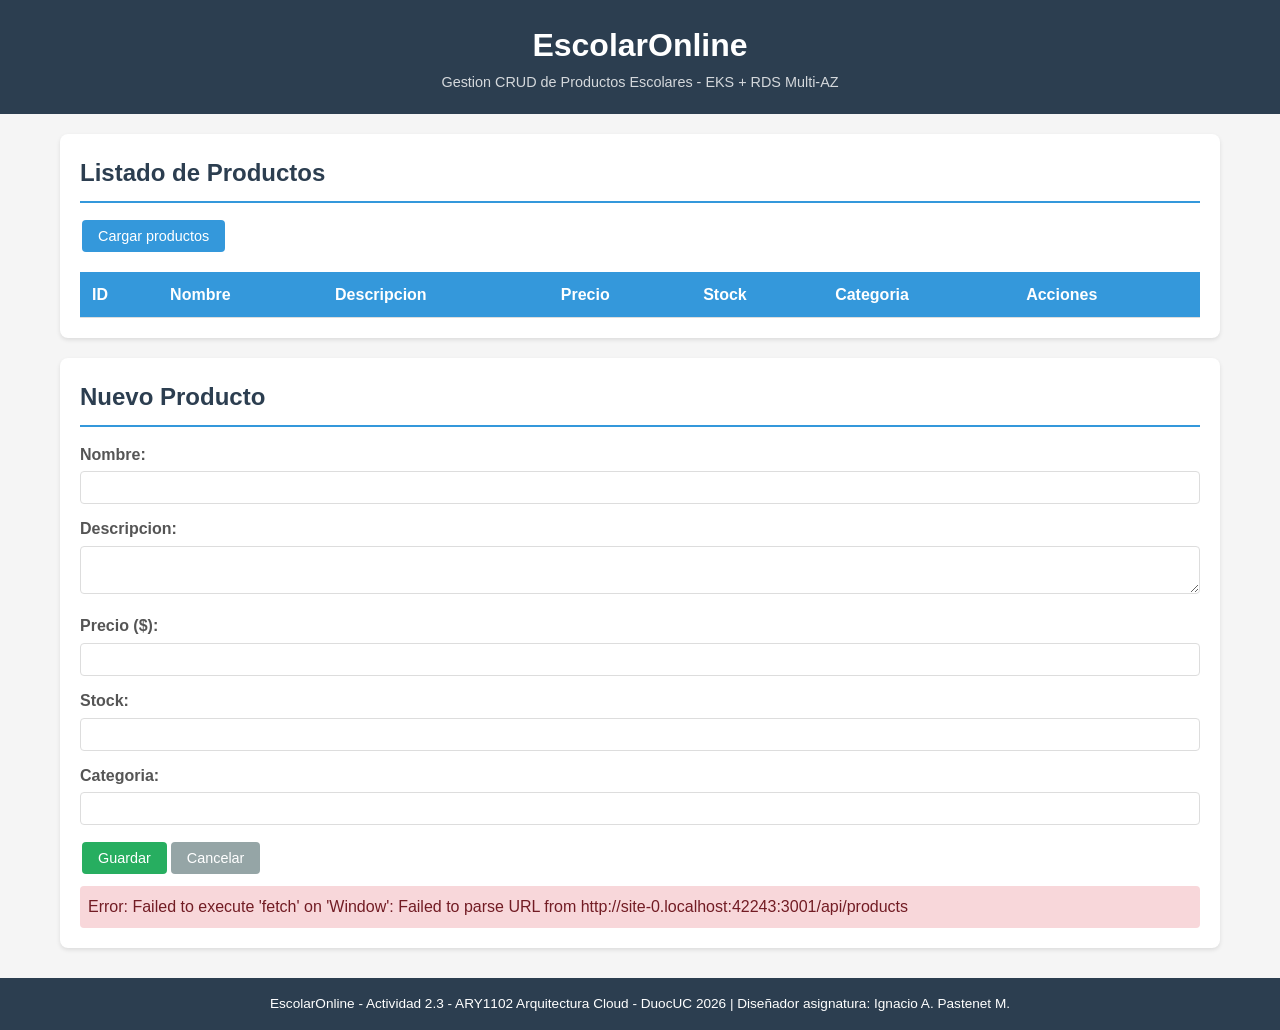
<file: 2.3.4 desarrolloApp-ACT2.3/microservicioEKSFrontend/index.html>
﻿<!DOCTYPE html>
<html lang="es">
<head>
    <meta charset="UTF-8">
    <meta name="viewport" content="width=device-width, initial-scale=1.0">
    <title>EscolarOnline - Catalogo EKS</title>
    <link rel="icon" href="data:image/svg+xml,<svg xmlns=%27http://www.w3.org/2000/svg%27 viewBox=%270 0 100 100%27><text y=%27.9em%27 font-size=%2790%27>&#x1F4DA;</text></svg>">
    <link rel="stylesheet" href="css/styles.css">
</head>
<body>
    <header>
        <h1>EscolarOnline</h1>
        <p>Gestion CRUD de Productos Escolares - EKS + RDS Multi-AZ</p>
    </header>
    <main>
        <section id="productos-section">
            <h2>Listado de Productos</h2>
            <button id="btn-cargar" onclick="cargarProductos()">Cargar productos</button>
            <table id="tabla-productos">
                <thead><tr><th>ID</th><th>Nombre</th><th>Descripcion</th><th>Precio</th><th>Stock</th><th>Categoria</th><th>Acciones</th></tr></thead>
                <tbody id="productos-body"></tbody>
            </table>
        </section>
        <section id="formulario-section">
            <h2 id="form-titulo">Nuevo Producto</h2>
            <form id="producto-form" onsubmit="guardarProducto(event)">
                <input type="hidden" id="producto-id">
                <div class="form-group"><label for="nombre">Nombre:</label><input type="text" id="nombre" required></div>
                <div class="form-group"><label for="descripcion">Descripcion:</label><textarea id="descripcion" rows="2"></textarea></div>
                <div class="form-group"><label for="precio">Precio ($):</label><input type="number" id="precio" min="1" step="10" required></div>
                <div class="form-group"><label for="stock">Stock:</label><input type="number" id="stock" min="0" required></div>
                <div class="form-group"><label for="categoria">Categoria:</label><input type="text" id="categoria"></div>
                <div class="form-actions"><button type="submit" id="btn-guardar">Guardar</button><button type="button" onclick="cancelarEdicion()">Cancelar</button></div>
            </form>
            <p id="mensaje"></p>
        </section>
    </main>
    <footer><p>EscolarOnline - Actividad 2.3 - ARY1102 Arquitectura Cloud - DuocUC 2026 | Dise&#241;ador asignatura: Ignacio A. Pastenet M.</p></footer>
    <script src="js/app.js"></script>
</body>
</html>
</file>
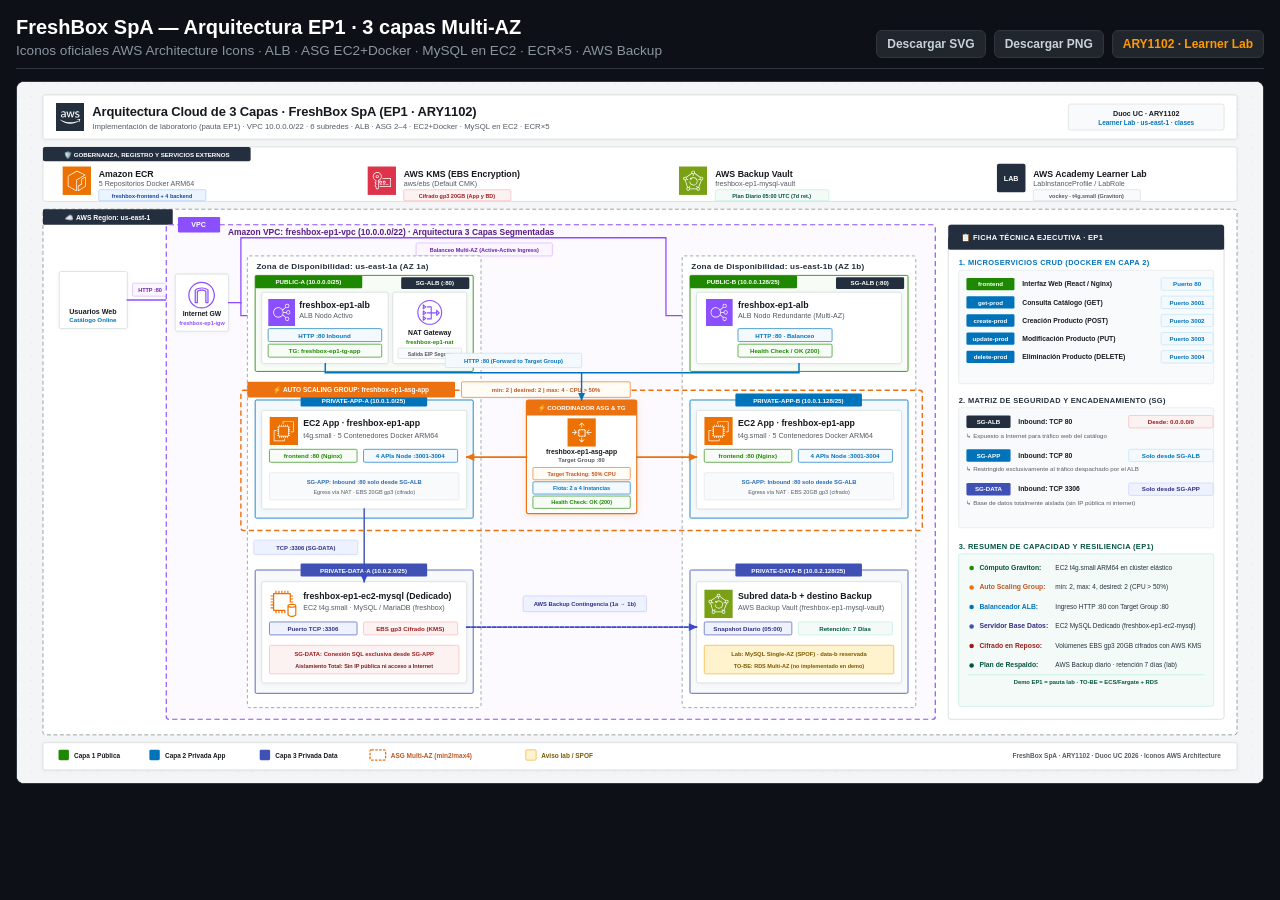
<file: EP1/04-architecture-evidence/diagrams/architecture-freshbox.html>
<!DOCTYPE html>
<html lang="es">
<head>
  <meta charset="UTF-8"/>
  <meta name="viewport" content="width=device-width, initial-scale=1.0"/>
  <title>FreshBox EP1 · Arquitectura Cloud de 3 Capas (iconos oficiales AWS)</title>
  <style>
    body { margin:0; padding:16px; background:#0d1117; color:#c9d1d9;
      font-family:-apple-system,BlinkMacSystemFont,"Segoe UI",Roboto,Helvetica,Arial,sans-serif; }
    header { max-width:1920px; margin:0 auto 12px; display:flex; justify-content:space-between; align-items:flex-end;
      border-bottom:1px solid #30363d; padding-bottom:10px; gap:16px; flex-wrap:wrap; }
    h1 { margin:0; font-size:1.25rem; color:#fff; }
    .sub { margin:4px 0 0; font-size:0.85rem; color:#8b949e; }
    .badge { background:#21262d; border:1px solid #30363d; color:#FF9900; padding:6px 10px; border-radius:6px; font-size:12px; font-weight:700; white-space:nowrap; }
    .actions { display:flex; gap:8px; align-items:center; }
    a.btn { background:#21262d; border:1px solid #30363d; color:#c9d1d9; padding:6px 10px; border-radius:6px;
      font-size:12px; font-weight:600; text-decoration:none; }
    a.btn:hover { border-color:#FF9900; color:#fff; }
    #stage { max-width:1920px; margin:0 auto; background:#F4F5F7; border-radius:8px; overflow:auto; border:1px solid #30363d; }
    #stage svg { display:block; width:100%; height:auto; min-width:960px; }
  </style>
</head>
<body>
  <header>
    <div>
      <h1>FreshBox SpA — Arquitectura EP1 · 3 capas Multi-AZ</h1>
      <p class="sub">Iconos oficiales AWS Architecture Icons · ALB · ASG EC2+Docker · MySQL en EC2 · ECR×5 · AWS Backup</p>
    </div>
    <div class="actions">
      <a class="btn" href="architecture-freshbox.svg" download>Descargar SVG</a>
      <a class="btn" href="architecture-freshbox.png" download>Descargar PNG</a>
      <span class="badge">ARY1102 · Learner Lab</span>
    </div>
  </header>
  <div id="stage">
<svg xmlns="http://www.w3.org/2000/svg" viewBox="0 0 1920 1080" width="100%" height="100%" style="background:#F4F5F7; font-family:-apple-system,BlinkMacSystemFont,'Segoe UI',Roboto,Helvetica,Arial,sans-serif;">
  <defs>
    <style>
      .canvas-bg { fill: #F4F5F7; }
      .card-box { fill: #FFFFFF; stroke: #D5DBDB; stroke-width: 1.2px; filter: drop-shadow(0 1px 3px rgba(0,0,0,0.04)); rx: 3px; }
      .flow-line { fill: none !important; stroke-linecap: square; stroke-linejoin: miter; }
      .side-pill { rx: 2px; filter: drop-shadow(0 1px 2px rgba(0,0,0,0.03)); }
      .title-hero { font-size: 20px; font-weight: 800; fill: #16191F; letter-spacing: -0.2px; }
      .sub-hero { font-size: 12px; font-weight: 500; fill: #545B64; }
      .sec-title { font-size: 13.5px; font-weight: 700; fill: #16191F; }
      .sec-meta { font-size: 11px; font-weight: 500; fill: #545B64; }
      .az-title { font-size: 12.5px; font-weight: 800; fill: #232F3E; letter-spacing: 0.3px; }
      .tag-text { font-size: 9.5px; font-weight: 700; text-transform: uppercase; fill: #FFFFFF; }
      .pill-text { font-size: 9.5px; font-weight: 700; }
      .side-header { font-size: 11.5px; font-weight: 800; text-transform: uppercase; letter-spacing: 0.5px; }
    </style>

    <!-- Marcadores de Flecha Robustos (Compatibilidad total SVG 1.1 / orient="auto") -->
    <marker id="arr-purple" viewBox="0 0 10 10" refX="8" refY="5" markerWidth="7" markerHeight="7" orient="auto">
      <path d="M 1 1.5 L 9 5 L 1 8.5 z" fill="#8C4FFF"/>
    </marker>
    <marker id="arr-blue" viewBox="0 0 10 10" refX="8" refY="5" markerWidth="7" markerHeight="7" orient="auto">
      <path d="M 1 1.5 L 9 5 L 1 8.5 z" fill="#0073BB"/>
    </marker>
    <marker id="arr-orange" viewBox="0 0 10 10" refX="8" refY="5" markerWidth="7" markerHeight="7" orient="auto">
      <path d="M 1 1.5 L 9 5 L 1 8.5 z" fill="#EC7211"/>
    </marker>
    <marker id="arr-sync" viewBox="0 0 10 10" refX="8" refY="5" markerWidth="7" markerHeight="7" orient="auto">
      <path d="M 1 1.5 L 9 5 L 1 8.5 z" fill="#3B48CC"/>
    </marker>

    <!-- Trama sutil de ingeniería -->
    <pattern id="grid-dots" width="20" height="20" patternUnits="userSpaceOnUse">
      <circle cx="2" cy="2" r="1.0" fill="#E2E5E8"/>
    </pattern>
  </defs>

  <!-- Fondo Canvas -->
  <rect width="1920" height="1080" fill="#F4F5F7"/>
  <rect width="1920" height="1080" fill="url(#grid-dots)"/>

  <!-- ===================================================================== -->
  <!-- 1. ENCABEZADO DE ARQUITECTURA (FORMATO SLIDE & REPORTE) -->
  <!-- ===================================================================== -->
  <g transform="translate(40, 20)">
    <rect width="1840" height="68" rx="4" class="card-box"/>
    <image href="[data-uri]" x="20" y="12" width="44" height="44"/>
    <text x="76" y="32" class="title-hero">Arquitectura Cloud de 3 Capas · FreshBox SpA (EP1 · ARY1102)</text>
    <text x="76" y="52" class="sub-hero">Implementación de laboratorio (pauta EP1) · VPC 10.0.0.0/22 · 6 subredes · ALB · ASG 2–4 · EC2+Docker · MySQL en EC2 · ECR×5</text>
    
    <g transform="translate(1580, 14)">
      <rect width="240" height="40" rx="3" fill="#F8FAFC" stroke="#D5DBDB"/>
      <text x="120" y="19" font-size="11" font-weight="700" fill="#16191F" text-anchor="middle">Duoc UC · ARY1102</text>
      <text x="120" y="33" font-size="10" font-weight="700" fill="#0073BB" text-anchor="middle">Learner Lab · us-east-1 · clases</text>
    </g>
  </g>

  <!-- ===================================================================== -->
  <!-- 2. SERVICIOS EXTERIORES DE GOBERNANZA, REGISTRO Y SEGURIDAD -->
  <!-- ===================================================================== -->
  <g transform="translate(40, 100)">
    <rect width="1840" height="84" rx="4" fill="#FFFFFF" stroke="#D5DBDB" stroke-width="1.2"/>
    <rect x="0" y="0" width="320" height="22" rx="3" fill="#232F3E"/>
    <text x="160" y="15" font-size="9.5" font-weight="800" fill="#FFFFFF" text-anchor="middle">🛡️ GOBERNANZA, REGISTRO Y SERVICIOS EXTERNOS</text>

    <!-- ECR -->
    <g transform="translate(30, 26)">
      <image href="[data-uri]" x="0" y="4" width="44" height="44"/>
      <text x="56" y="20" class="sec-title">Amazon ECR</text>
      <text x="56" y="35" class="sec-meta">5 Repositorios Docker ARM64</text>
      <rect x="56" y="40" width="165" height="17" rx="2" fill="#EBF5FF" stroke="#A4CAFE"/>
      <text x="138" y="52" font-size="8.5" font-weight="700" fill="#1E429F" text-anchor="middle">freshbox-frontend + 4 backend</text>
    </g>

    <!-- KMS -->
    <g transform="translate(500, 26)">
      <image href="[data-uri]" x="0" y="4" width="44" height="44"/>
      <text x="56" y="20" class="sec-title">AWS KMS (EBS Encryption)</text>
      <text x="56" y="35" class="sec-meta">aws/ebs (Default CMK)</text>
      <rect x="56" y="40" width="165" height="17" rx="2" fill="#FDF2F2" stroke="#F8B4B4"/>
      <text x="138" y="52" font-size="8.5" font-weight="700" fill="#9B1C1C" text-anchor="middle">Cifrado gp3 20GB (App y BD)</text>
    </g>

    <!-- Backup -->
    <g transform="translate(980, 26)">
      <image href="[data-uri]" x="0" y="4" width="44" height="44"/>
      <text x="56" y="20" class="sec-title">AWS Backup Vault</text>
      <text x="56" y="35" class="sec-meta">freshbox-ep1-mysql-vault</text>
      <rect x="56" y="40" width="175" height="17" rx="2" fill="#F3FAF7" stroke="#BCF0DA"/>
      <text x="143" y="52" font-size="8.5" font-weight="700" fill="#03543F" text-anchor="middle">Plan Diario 05:00 UTC (7d ret.)</text>
    </g>

    <!-- Learner Lab -->
    <g transform="translate(1470, 26)">
      <rect width="44" height="44" rx="3" fill="#232F3E"/>
      <text x="22" y="27" font-size="11" font-weight="800" fill="#FFFFFF" text-anchor="middle">LAB</text>
      <text x="56" y="20" class="sec-title">AWS Academy Learner Lab</text>
      <text x="56" y="35" class="sec-meta">LabInstanceProfile / LabRole</text>
      <rect x="56" y="40" width="165" height="17" rx="2" fill="#F8FAFC" stroke="#D5DBDB"/>
      <text x="138" y="52" font-size="8.5" font-weight="700" fill="#545B64" text-anchor="middle">vockey · t4g.small (Graviton)</text>
    </g>
  </g>

  <!-- ===================================================================== -->
  <!-- 3. LIENZO REGION AWS Y AMAZON VPC (CONEXIONES TARJETA A TARJETA) -->
  <!-- ===================================================================== -->
  <g transform="translate(40, 196)">
    <!-- Marco Región -->
    <rect width="1840" height="810" rx="4" fill="#FFFFFF" stroke="#879596" stroke-width="1.3" stroke-dasharray="6,4"/>
    <rect x="0" y="0" width="200" height="24" rx="2" fill="#232F3E"/>
    <text x="100" y="16" font-size="10.5" font-weight="700" fill="#FFFFFF" text-anchor="middle">☁️ AWS Region: us-east-1</text>

    <!-- =================================================================== -->
    <!-- COLUMNA EXTERIOR INGRESS (Izquierda) -->
    <!-- =================================================================== -->
    <g transform="translate(25, 96)">
      <rect width="105" height="88" rx="3" class="card-box"/>
      <image href="[data-uri]" x="30" y="10" width="45" height="45"/>
      <text x="52" y="65" font-size="11" font-weight="700" fill="#16191F" text-anchor="middle">Usuarios Web</text>
      <text x="52" y="78" font-size="9.5" font-weight="600" fill="#0073BB" text-anchor="middle">Catálogo Online</text>
    </g>

    <!-- Conexión 100% Horizontal Directa: Usuarios Web (X=130) -> Internet Gateway (X=204) -->
    <path class="flow-line" d="M130 140 L204 140" stroke="#8C4FFF" stroke-width="2.2" marker-end="url(#arr-purple)"/>
    <g transform="translate(138, 114)">
      <rect width="54" height="20" rx="2" fill="#FAF5FF" stroke="#D8B4FE" class="side-pill"/>
      <text x="27" y="14" font-size="8.5" font-weight="800" fill="#6B21A8" text-anchor="middle">HTTP :80</text>
    </g>

    <!-- =================================================================== -->
    <!-- AMAZON VPC (10.0.0.0/22) - FRESHBOX-EP1-VPC -->
    <!-- =================================================================== -->
    <g transform="translate(190, 24)">
      <!-- Contenedor VPC -->
      <rect width="1185" height="762" rx="4" fill="#FCFAFF" stroke="#8C4FFF" stroke-width="1.8" stroke-dasharray="8,5"/>
      <rect x="18" y="-12" width="65" height="24" rx="2" fill="#8C4FFF"/>
      <text x="50" y="4" font-size="11" font-weight="800" fill="#FFFFFF" text-anchor="middle">VPC</text>
      <text x="95" y="16" font-size="13" font-weight="800" fill="#581C87">Amazon VPC: freshbox-ep1-vpc (10.0.0.0/22) · Arquitectura 3 Capas Segmentadas</text>

      <!-- Internet Gateway (X=14 a X=96, Y=76 a Y=164) -->
      <g transform="translate(14, 76)">
        <rect width="82" height="88" rx="3" class="card-box"/>
        <image href="[data-uri]" x="18" y="10" width="45" height="45"/>
        <text x="41" y="65" font-size="10.5" font-weight="700" fill="#16191F" text-anchor="middle">Internet GW</text>
        <text x="41" y="78" font-size="8.5" font-weight="600" fill="#8C4FFF" text-anchor="middle">freshbox-ep1-igw</text>
      </g>

      <!-- INGRESS: DESDE IGW (X=96, Y=120) DIRECTO A LAS TARJETAS ALB -->
      <path class="flow-line" d="M96 120 L115 120" stroke="#8C4FFF" stroke-width="2.0"/>
      <!-- Rama 1: Entra directo al lateral de ALB 1a (X=147, Y=140) -->
      <path class="flow-line" d="M115 120 L115 140 L147 140" stroke="#8C4FFF" stroke-width="2.0" marker-end="url(#arr-purple)"/>
      <!-- Rama 2: Canal superior despejado Y=20 hasta entrar a ALB 1b (X=817, Y=140) -->
      <path class="flow-line" d="M115 120 L115 20 L770 20 L770 140 L817 140" stroke="#8C4FFF" stroke-width="2.0" marker-end="url(#arr-purple)"/>
      
      <!-- Etiqueta del balanceo de entrada Multi-AZ -->
      <g transform="translate(385, 28)">
        <rect width="210" height="20" rx="2" fill="#FAF5FF" stroke="#D8B4FE" class="side-pill"/>
        <text x="105" y="14" font-size="8.5" font-weight="800" fill="#6B21A8" text-anchor="middle">Balanceo Multi-AZ (Active-Active Ingress)</text>
      </g>

      <!-- =============================================================== -->
      <!-- ZONA DE DISPONIBILIDAD 1: us-east-1a (AZ 1a) -->
      <!-- =============================================================== -->
      <g transform="translate(125, 48)">
        <rect width="360" height="696" rx="3" fill="#FFFFFF" stroke="#879596" stroke-width="1.2" stroke-dasharray="5,4"/>
        <text x="14" y="20" class="az-title">Zona de Disponibilidad: us-east-1a (AZ 1a)</text>

        <!-- CAPA 1: SUBRED PUBLICA 1a -->
        <g transform="translate(12, 30)">
          <rect width="336" height="148" rx="2" fill="#F7FCF7" stroke="#1E8900" stroke-width="1.3"/>
          <rect x="0" y="0" width="165" height="20" rx="2" fill="#1E8900"/>
          <text x="82" y="14" class="tag-text" text-anchor="middle">public-a (10.0.0.0/25)</text>
          <rect x="225" y="3" width="105" height="18" rx="2" fill="#232F3E"/>
          <text x="277" y="15" class="tag-text" text-anchor="middle">SG-ALB (:80)</text>

          <!-- ALB 1a Card (X=10 a 205, Y=26 a 136) -->
          <g transform="translate(10, 26)">
            <rect width="195" height="110" rx="3" class="card-box"/>
            <image href="[data-uri]" x="10" y="10" width="42" height="42"/>
            <text x="58" y="24" class="sec-title" font-size="12">freshbox-ep1-alb</text>
            <text x="58" y="40" class="sec-meta" font-size="10">ALB Nodo Activo</text>
            <rect x="10" y="56" width="175" height="20" rx="2" fill="#F4F9FD" stroke="#0073BB"/>
            <text x="97" y="70" class="pill-text" fill="#0073BB" text-anchor="middle">HTTP :80 Inbound</text>
            <rect x="10" y="80" width="175" height="20" rx="2" fill="#F7FCF7" stroke="#1E8900"/>
            <text x="97" y="94" class="pill-text" fill="#1E8900" text-anchor="middle">TG: freshbox-ep1-tg-app</text>
          </g>

          <!-- NAT GW 1a Card -->
          <g transform="translate(212, 26)">
            <rect width="114" height="110" rx="3" class="card-box"/>
            <image href="[data-uri]" x="36" y="10" width="42" height="42"/>
            <text x="57" y="66" font-size="10.5" font-weight="700" fill="#16191F" text-anchor="middle">NAT Gateway</text>
            <text x="57" y="80" font-size="9" font-weight="600" fill="#1E8900" text-anchor="middle">freshbox-ep1-nat</text>
            <rect x="8" y="86" width="98" height="16" rx="2" fill="#F8FAFC" stroke="#D5DBDB"/>
            <text x="57" y="98" font-size="8" font-weight="700" fill="#545B64" text-anchor="middle">Salida EIP Segura</text>
          </g>
        </g>

        <!-- CAPA 2: SUBRED PRIVADA APP 1a -->
        <g transform="translate(12, 222)">
          <rect width="336" height="182" rx="2" fill="#F4F9FD" stroke="#0073BB" stroke-width="1.3"/>
          <rect x="70" y="-10" width="195" height="20" rx="2" fill="#0073BB"/>
          <text x="167" y="4" class="tag-text" text-anchor="middle">private-app-a (10.0.1.0/25)</text>

          <!-- EC2 App Card 1a -->
          <g transform="translate(10, 16)">
            <rect width="316" height="152" rx="3" class="card-box"/>
            <image href="[data-uri]" x="12" y="10" width="44" height="44"/>
            <text x="64" y="24" class="sec-title" font-size="12.5">EC2 App · freshbox-ep1-app</text>
            <text x="64" y="42" class="sec-meta" font-size="10.5">t4g.small · 5 Contenedores Docker ARM64</text>

            <!-- Microservicios Badges -->
            <g transform="translate(12, 60)">
              <rect width="135" height="20" rx="2" fill="#F7FCF7" stroke="#1E8900"/>
              <text x="67" y="14" class="pill-text" fill="#1E8900" text-anchor="middle">frontend :80 (Nginx)</text>

              <rect x="145" y="0" width="145" height="20" rx="2" fill="#F4F9FD" stroke="#0073BB"/>
              <text x="217" y="14" class="pill-text" fill="#0073BB" text-anchor="middle">4 APIs Node :3001-3004</text>
            </g>

            <!-- Barra de Seguridad & Cifrado (con 14px más de margen superior) -->
            <rect x="12" y="96" width="292" height="42" rx="2" fill="#F8FAFC" stroke="#E2E5E8"/>
            <text x="158" y="113" font-size="9" font-weight="700" fill="#2B6CB0" text-anchor="middle">SG-APP: Inbound :80 solo desde SG-ALB</text>
            <text x="158" y="129" font-size="8.5" font-weight="500" fill="#545B64" text-anchor="middle">Egress vía NAT · EBS 20GB gp3 (cifrado)</text>
          </g>
        </g>

        <!-- CAPA 3: SUBRED PRIVADA DATA 1a (SERVIDOR DEDICADO MYSQL) -->
        <g transform="translate(12, 484)">
          <rect width="336" height="190" rx="2" fill="#F8F9FA" stroke="#3F51B5" stroke-width="1.3"/>
          <rect x="70" y="-10" width="195" height="20" rx="2" fill="#3F51B5"/>
          <text x="167" y="4" class="tag-text" text-anchor="middle">private-data-a (10.0.2.0/25)</text>

          <!-- MySQL Dedicated Card -->
          <g transform="translate(10, 18)">
            <rect width="316" height="156" rx="3" class="card-box"/>
            <image href="[data-uri]" x="12" y="12" width="44" height="44"/>
            <text x="64" y="26" class="sec-title" font-size="12.5">freshbox-ep1-ec2-mysql (Dedicado)</text>
            <text x="64" y="44" class="sec-meta" font-size="10.5">EC2 t4g.small · MySQL / MariaDB (freshbox)</text>

            <g transform="translate(12, 62)">
              <rect width="135" height="20" rx="2" fill="#EEF2FF" stroke="#3F51B5"/>
              <text x="67" y="14" class="pill-text" fill="#312E81" text-anchor="middle">Puerto TCP :3306</text>

              <rect x="145" y="0" width="145" height="20" rx="2" fill="#FDF2F2" stroke="#F8B4B4"/>
              <text x="217" y="14" class="pill-text" fill="#9B1C1C" text-anchor="middle">EBS gp3 Cifrado (KMS)</text>
            </g>

            <rect x="12" y="98" width="292" height="44" rx="2" fill="#FDF2F2" stroke="#F8B4B4"/>
            <text x="158" y="115" font-size="9" font-weight="700" fill="#9B1C1C" text-anchor="middle">SG-DATA: Conexión SQL exclusiva desde SG-APP</text>
            <text x="158" y="133" font-size="8.5" font-weight="600" fill="#771D1D" text-anchor="middle">Aislamiento Total: Sin IP pública ni acceso a Internet</text>
          </g>
        </g>

        <!-- FLECHA VERTICAL: EC2 App 1a -> MySQL 1a -->
        <path class="flow-line" d="M180 390 L180 502" stroke="#3F51B5" stroke-width="2.2" marker-end="url(#arr-sync)"/>
        <!-- Etiqueta TCP 3306 AL COSTADO IZQUIERDO de la línea (sin cruzarla) -->
        <g transform="translate(10, 438)">
          <rect width="160" height="22" rx="2" fill="#EEF2FF" stroke="#C7D2FE" class="side-pill"/>
          <text x="80" y="15" font-size="9" font-weight="700" fill="#312E81" text-anchor="middle">TCP :3306 (SG-DATA)</text>
        </g>
      </g>

      <!-- =============================================================== -->
      <!-- ZONA DE DISPONIBILIDAD 2: us-east-1b (AZ 1b) -->
      <!-- =============================================================== -->
      <g transform="translate(795, 48)">
        <rect width="360" height="696" rx="3" fill="#FFFFFF" stroke="#879596" stroke-width="1.2" stroke-dasharray="5,4"/>
        <text x="14" y="20" class="az-title">Zona de Disponibilidad: us-east-1b (AZ 1b)</text>

        <!-- CAPA 1: SUBRED PUBLICA 1b -->
        <g transform="translate(12, 30)">
          <rect width="336" height="148" rx="2" fill="#F7FCF7" stroke="#1E8900" stroke-width="1.3"/>
          <rect x="0" y="0" width="165" height="20" rx="2" fill="#1E8900"/>
          <text x="82" y="14" class="tag-text" text-anchor="middle">public-b (10.0.0.128/25)</text>
          <rect x="225" y="3" width="105" height="18" rx="2" fill="#232F3E"/>
          <text x="277" y="15" class="tag-text" text-anchor="middle">SG-ALB (:80)</text>

          <!-- ALB 1b Card (X=10 a 326, Y=26 a 136) -->
          <g transform="translate(10, 26)">
            <rect width="316" height="110" rx="3" class="card-box"/>
            <image href="[data-uri]" x="14" y="10" width="42" height="42"/>
            <text x="64" y="24" class="sec-title" font-size="12">freshbox-ep1-alb</text>
            <text x="64" y="40" class="sec-meta" font-size="10">ALB Nodo Redundante (Multi-AZ)</text>
            <rect x="64" y="56" width="145" height="20" rx="2" fill="#F4F9FD" stroke="#0073BB"/>
            <text x="136" y="70" class="pill-text" fill="#0073BB" text-anchor="middle">HTTP :80 · Balanceo</text>
            <rect x="64" y="80" width="145" height="20" rx="2" fill="#F7FCF7" stroke="#1E8900"/>
            <text x="136" y="94" class="pill-text" fill="#1E8900" text-anchor="middle">Health Check / OK (200)</text>
          </g>
        </g>

        <!-- CAPA 2: SUBRED PRIVADA APP 1b -->
        <g transform="translate(12, 222)">
          <rect width="336" height="182" rx="2" fill="#F4F9FD" stroke="#0073BB" stroke-width="1.3"/>
          <rect x="70" y="-10" width="195" height="20" rx="2" fill="#0073BB"/>
          <text x="167" y="4" class="tag-text" text-anchor="middle">private-app-b (10.0.1.128/25)</text>

          <!-- EC2 App Card 1b -->
          <g transform="translate(10, 16)">
            <rect width="316" height="152" rx="3" class="card-box"/>
            <image href="[data-uri]" x="12" y="10" width="44" height="44"/>
            <text x="64" y="24" class="sec-title" font-size="12.5">EC2 App · freshbox-ep1-app</text>
            <text x="64" y="42" class="sec-meta" font-size="10.5">t4g.small · 5 Contenedores Docker ARM64</text>

            <g transform="translate(12, 60)">
              <rect width="135" height="20" rx="2" fill="#F7FCF7" stroke="#1E8900"/>
              <text x="67" y="14" class="pill-text" fill="#1E8900" text-anchor="middle">frontend :80 (Nginx)</text>

              <rect x="145" y="0" width="145" height="20" rx="2" fill="#F4F9FD" stroke="#0073BB"/>
              <text x="217" y="14" class="pill-text" fill="#0073BB" text-anchor="middle">4 APIs Node :3001-3004</text>
            </g>

            <!-- Barra de Seguridad & Cifrado (con 14px más de margen superior) -->
            <rect x="12" y="96" width="292" height="42" rx="2" fill="#F8FAFC" stroke="#E2E5E8"/>
            <text x="158" y="113" font-size="9" font-weight="700" fill="#2B6CB0" text-anchor="middle">SG-APP: Inbound :80 solo desde SG-ALB</text>
            <text x="158" y="129" font-size="8.5" font-weight="500" fill="#545B64" text-anchor="middle">Egress vía NAT · EBS 20GB gp3 (cifrado)</text>
          </g>
        </g>

        <!-- CAPA 3: SUBRED PRIVADA DATA 1b (CONTINGENCIA Y RECUPERACION) -->
        <g transform="translate(12, 484)">
          <rect width="336" height="190" rx="2" fill="#F8F9FA" stroke="#3F51B5" stroke-width="1.3"/>
          <rect x="70" y="-10" width="195" height="20" rx="2" fill="#3F51B5"/>
          <text x="167" y="4" class="tag-text" text-anchor="middle">private-data-b (10.0.2.128/25)</text>

          <!-- Contingencia / AWS Backup Card -->
          <g transform="translate(10, 18)">
            <rect width="316" height="156" rx="3" class="card-box"/>
            <image href="[data-uri]" x="12" y="12" width="44" height="44"/>
            <text x="64" y="26" class="sec-title" font-size="12.5">Subred data-b + destino Backup</text>
            <text x="64" y="44" class="sec-meta" font-size="10.5">AWS Backup Vault (freshbox-ep1-mysql-vault)</text>

            <g transform="translate(12, 62)">
              <rect width="135" height="20" rx="2" fill="#EEF2FF" stroke="#3F51B5"/>
              <text x="67" y="14" class="pill-text" fill="#312E81" text-anchor="middle">Snapshot Diario (05:00)</text>

              <rect x="145" y="0" width="145" height="20" rx="2" fill="#F3FAF7" stroke="#BCF0DA"/>
              <text x="217" y="14" class="pill-text" fill="#03543F" text-anchor="middle">Retención: 7 Días</text>
            </g>

            <rect x="12" y="98" width="292" height="44" rx="2" fill="#FFF3CD" stroke="#F9A825"/>
            <text x="158" y="115" font-size="9" font-weight="700" fill="#7A5A00" text-anchor="middle">Lab: MySQL Single-AZ (SPOF) · data-b reservada</text>
            <text x="158" y="133" font-size="8.5" font-weight="600" fill="#7A5A00" text-anchor="middle">TO-BE: RDS Multi-AZ (no implementado en demo)</text>
          </g>
        </g>
      </g>

      <!-- =============================================================== -->
      <!-- 4. CONTENEDOR UNIFICADO DEL AUTO SCALING GROUP (CAPA 2 MULTI-AZ) -->
      <!-- =============================================================== -->
      <rect x="115" y="255" width="1050" height="216" rx="4" fill="none" stroke="#EC7211" stroke-width="2.2" stroke-dasharray="8,5"/>
      
      <!-- Pestaña Encabezado del ASG -->
      <g transform="translate(125, 242)">
        <rect width="320" height="24" rx="2" fill="#EC7211"/>
        <text x="160" y="16" font-size="10" font-weight="800" fill="#FFFFFF" text-anchor="middle">⚡ AUTO SCALING GROUP: freshbox-ep1-asg-app</text>
      </g>

      <!-- Sub-etiqueta de Especificación del ASG -->
      <g transform="translate(455, 242)">
        <rect width="260" height="24" rx="2" fill="#FFFBF5" stroke="#EC7211" class="side-pill"/>
        <text x="130" y="16" font-size="9" font-weight="700" fill="#C05621" text-anchor="middle">min: 2 | desired: 2 | max: 4 · CPU &gt; 50%</text>
      </g>

      <!-- =============================================================== -->
      <!-- 5. APARTADO CENTRAL: COORDINADOR DE FLOTA Y TARGET GROUP (ASG) -->
      <!-- =============================================================== -->
      <g transform="translate(555, 270)">
        <rect width="170" height="175" rx="3" class="card-box" style="stroke:#EC7211; stroke-width:1.8px; filter:drop-shadow(0 2px 6px rgba(236,114,17,0.18));"/>
        
        <!-- Pestaña superior del Coordinador -->
        <rect x="0" y="0" width="170" height="24" rx="2" fill="#EC7211"/>
        <text x="85" y="16" font-size="9.5" font-weight="800" fill="#FFFFFF" text-anchor="middle">⚡ COORDINADOR ASG &amp; TG</text>

        <!-- Icono Oficial Auto Scaling -->
        <image href="[data-uri]" x="63" y="28" width="44" height="44"/>
        
        <text x="85" y="84" font-size="10.5" font-weight="800" fill="#16191F" text-anchor="middle">freshbox-ep1-asg-app</text>
        <text x="85" y="96" font-size="9" font-weight="600" fill="#545B64" text-anchor="middle">Target Group :80</text>

        <!-- Badges del Coordinador -->
        <rect x="10" y="104" width="150" height="19" rx="2" fill="#FFFBF5" stroke="#EC7211"/>
        <text x="85" y="117" font-size="8.5" font-weight="700" fill="#C05621" text-anchor="middle">Target Tracking: 50% CPU</text>

        <rect x="10" y="126" width="150" height="19" rx="2" fill="#F4F9FD" stroke="#0073BB"/>
        <text x="85" y="139" font-size="8.5" font-weight="700" fill="#0073BB" text-anchor="middle">Flota: 2 a 4 Instancias</text>

        <rect x="10" y="148" width="150" height="19" rx="2" fill="#F7FCF7" stroke="#1E8900"/>
        <text x="85" y="161" font-size="8.5" font-weight="700" fill="#1E8900" text-anchor="middle">Health Check: OK (200)</text>
      </g>

      <!-- =============================================================== -->
      <!-- RUTAS DE COMUNICACIÓN CON ORÍGENES Y DESTINOS REALES -->
      <!-- =============================================================== -->
      
      <!-- FLUJO DESDE LOS NODOS ALB HACIA EL ASG CENTRAL -->
      <!-- Salida de ALB 1a (X=245, Y=214) bajando a Y=228 -->
      <path class="flow-line" d="M245 214 L245 228 L640 228" stroke="#0073BB" stroke-width="2.2"/>
      <!-- Salida de ALB 1b (X=975, Y=214) bajando a Y=228 -->
      <path class="flow-line" d="M975 214 L975 228 L640 228" stroke="#0073BB" stroke-width="2.2"/>
      <!-- Confluencia vertical desde Y=228 que ingresa a la parte superior del ASG (Y=270) -->
      <path class="flow-line" d="M640 228 L640 270" stroke="#0073BB" stroke-width="2.2" marker-end="url(#arr-blue)"/>
      
      <!-- Etiqueta HTTP :80 ENCIMA del bus horizontal (bottom=220, bus=228, gap=8px) -->
      <g transform="translate(430, 198)">
        <rect width="210" height="22" rx="2" fill="#F4F9FD" stroke="#BEE3F8" class="side-pill"/>
        <text x="105" y="15" font-size="9" font-weight="700" fill="#0073BB" text-anchor="middle">HTTP :80 (Forward to Target Group)</text>
      </g>

      <!-- DISTRIBUCIÓN HORIZONTAL ASG -> INSTANCIAS (Borde a Borde) -->
      <!-- Izquierda: ASG (X=555) -> lateral de EC2 App 1a (X=463) -->
      <path class="flow-line" d="M555 358 L463 358" stroke="#EC7211" stroke-width="2.4" marker-end="url(#arr-orange)"/>
      <!-- Derecha: ASG (X=725) -> lateral de EC2 App 1b (X=817) -->
      <path class="flow-line" d="M725 358 L817 358" stroke="#EC7211" stroke-width="2.4" marker-end="url(#arr-orange)"/>

      <!-- =============================================================== -->
      <!-- RESPALDO / CONTINGENCIA DE BD (ESTRICTAMENTE UNIDIRECCIONAL) -->
      <!-- Conexión directa tarjeta a tarjeta: X=463 (MySQL) a X=817 (Contingencia) en Y=607 -->
      <!-- =============================================================== -->
      <path class="flow-line" d="M463 620 L817 620" stroke="#3B48CC" stroke-width="2.4" stroke-dasharray="5,3" marker-end="url(#arr-sync)"/>
      <!-- Etiqueta Backup ARRIBA de la línea con gap claro -->
      <g transform="translate(550, 572)">
        <rect width="190" height="24" rx="2" fill="#EEF2FF" stroke="#C7D2FE" stroke-width="1.2" class="side-pill"/>
        <text x="95" y="16" font-size="9" font-weight="800" fill="#312E81" text-anchor="middle">AWS Backup Contingencia (1a → 1b)</text>
      </g>
    </g>

    <!-- =================================================================== -->
    <!-- 6. PANEL LATERAL DERECHO: FICHA TÉCNICA EJECUTIVA EP1 -->
    <!-- =================================================================== -->
    <g transform="translate(1395, 24)">
      <rect width="425" height="762" rx="4" fill="#FFFFFF" stroke="#D5DBDB" stroke-width="1.3"/>
      
      <!-- Encabezado del Panel -->
      <rect x="0" y="0" width="425" height="38" rx="4" fill="#232F3E"/>
      <rect x="0" y="20" width="425" height="18" fill="#232F3E"/>
      <text x="20" y="24" font-size="11.5" font-weight="800" fill="#FFFFFF" letter-spacing="0.5px">📋 FICHA TÉCNICA EJECUTIVA · EP1</text>

      <!-- SECCIÓN 1: MICROSERVICIOS CRUD DOCKER -->
      <g transform="translate(16, 48)">
        <text x="0" y="14" class="side-header" fill="#0073BB">1. Microservicios CRUD (Docker en Capa 2)</text>
        <rect x="0" y="22" width="393" height="175" rx="3" fill="#F8FAFC" stroke="#E2E5E8"/>

        <!-- Fila 1: frontend -->
        <g transform="translate(12, 34)">
          <rect width="74" height="19" rx="2" fill="#1E8900"/>
          <text x="37" y="13" font-size="9.5" font-weight="700" fill="#FFFFFF" text-anchor="middle">frontend</text>
          <text x="86" y="13" font-size="10.5" font-weight="600" fill="#16191F">Interfaz Web (React / Nginx)</text>
          <rect x="300" y="0" width="80" height="19" rx="2" fill="#F4F9FD" stroke="#BEE3F8"/>
          <text x="340" y="13" class="pill-text" fill="#0073BB" text-anchor="middle">Puerto 80</text>
        </g>

        <!-- Fila 2: get-prod -->
        <g transform="translate(12, 62)">
          <rect width="74" height="19" rx="2" fill="#0073BB"/>
          <text x="37" y="13" font-size="9.5" font-weight="700" fill="#FFFFFF" text-anchor="middle">get-prod</text>
          <text x="86" y="13" font-size="10.5" font-weight="600" fill="#16191F">Consulta Catálogo (GET)</text>
          <rect x="300" y="0" width="80" height="19" rx="2" fill="#F4F9FD" stroke="#BEE3F8"/>
          <text x="340" y="13" class="pill-text" fill="#0073BB" text-anchor="middle">Puerto 3001</text>
        </g>

        <!-- Fila 3: create-prod -->
        <g transform="translate(12, 90)">
          <rect width="74" height="19" rx="2" fill="#0073BB"/>
          <text x="37" y="13" font-size="9.5" font-weight="700" fill="#FFFFFF" text-anchor="middle">create-prod</text>
          <text x="86" y="13" font-size="10.5" font-weight="600" fill="#16191F">Creación Producto (POST)</text>
          <rect x="300" y="0" width="80" height="19" rx="2" fill="#F4F9FD" stroke="#BEE3F8"/>
          <text x="340" y="13" class="pill-text" fill="#0073BB" text-anchor="middle">Puerto 3002</text>
        </g>

        <!-- Fila 4: update-prod -->
        <g transform="translate(12, 118)">
          <rect width="74" height="19" rx="2" fill="#0073BB"/>
          <text x="37" y="13" font-size="9.5" font-weight="700" fill="#FFFFFF" text-anchor="middle">update-prod</text>
          <text x="86" y="13" font-size="10.5" font-weight="600" fill="#16191F">Modificación Producto (PUT)</text>
          <rect x="300" y="0" width="80" height="19" rx="2" fill="#F4F9FD" stroke="#BEE3F8"/>
          <text x="340" y="13" class="pill-text" fill="#0073BB" text-anchor="middle">Puerto 3003</text>
        </g>

        <!-- Fila 5: delete-prod -->
        <g transform="translate(12, 146)">
          <rect width="74" height="19" rx="2" fill="#0073BB"/>
          <text x="37" y="13" font-size="9.5" font-weight="700" fill="#FFFFFF" text-anchor="middle">delete-prod</text>
          <text x="86" y="13" font-size="10.5" font-weight="600" fill="#16191F">Eliminación Producto (DELETE)</text>
          <rect x="300" y="0" width="80" height="19" rx="2" fill="#F4F9FD" stroke="#BEE3F8"/>
          <text x="340" y="13" class="pill-text" fill="#0073BB" text-anchor="middle">Puerto 3004</text>
        </g>
      </g>

      <!-- SECCIÓN 2: ENCADENAMIENTO DE SECURITY GROUPS -->
      <g transform="translate(16, 260)">
        <text x="0" y="14" class="side-header" fill="#232F3E">2. Matriz de Seguridad y Encadenamiento (SG)</text>
        <rect x="0" y="22" width="393" height="185" rx="3" fill="#F8FAFC" stroke="#E2E5E8"/>

        <!-- Regla SG-ALB -->
        <g transform="translate(12, 34)">
          <rect width="68" height="19" rx="2" fill="#232F3E"/>
          <text x="34" y="13" font-size="9.5" font-weight="700" fill="#FFFFFF" text-anchor="middle">SG-ALB</text>
          <text x="80" y="13" font-size="10.5" font-weight="600" fill="#16191F">Inbound: TCP 80</text>
          <rect x="250" y="0" width="130" height="19" rx="2" fill="#FDF2F2" stroke="#F8B4B4"/>
          <text x="315" y="13" class="pill-text" fill="#9B1C1C" text-anchor="middle">Desde: 0.0.0.0/0</text>
        </g>
        <text x="12" y="68" font-size="9.5" font-weight="500" fill="#545B64">↳ Expuesto a Internet para tráfico web del catálogo</text>

        <!-- Regla SG-APP -->
        <g transform="translate(12, 86)">
          <rect width="68" height="19" rx="2" fill="#0073BB"/>
          <text x="34" y="13" font-size="9.5" font-weight="700" fill="#FFFFFF" text-anchor="middle">SG-APP</text>
          <text x="80" y="13" font-size="10.5" font-weight="600" fill="#16191F">Inbound: TCP 80</text>
          <rect x="250" y="0" width="130" height="19" rx="2" fill="#F4F9FD" stroke="#BEE3F8"/>
          <text x="315" y="13" class="pill-text" fill="#0073BB" text-anchor="middle">Solo desde SG-ALB</text>
        </g>
        <text x="12" y="120" font-size="9.5" font-weight="500" fill="#545B64">↳ Restringido exclusivamente al tráfico despachado por el ALB</text>

        <!-- Regla SG-DATA -->
        <g transform="translate(12, 138)">
          <rect width="68" height="19" rx="2" fill="#3F51B5"/>
          <text x="34" y="13" font-size="9.5" font-weight="700" fill="#FFFFFF" text-anchor="middle">SG-DATA</text>
          <text x="80" y="13" font-size="10.5" font-weight="600" fill="#16191F">Inbound: TCP 3306</text>
          <rect x="250" y="0" width="130" height="19" rx="2" fill="#EEF2FF" stroke="#C7D2FE"/>
          <text x="315" y="13" class="pill-text" fill="#312E81" text-anchor="middle">Solo desde SG-APP</text>
        </g>
        <text x="12" y="172" font-size="9.5" font-weight="500" fill="#545B64">↳ Base de datos totalmente aislada (sin IP pública ni internet)</text>
      </g>

      <!-- SECCIÓN 3: ESPECIFICACIONES DE ENTREGA Y RESILIENCIA -->
      <g transform="translate(16, 485)">
        <text x="0" y="14" class="side-header" fill="#03543F">3. Resumen de Capacidad y Resiliencia (EP1)</text>
        <rect x="0" y="22" width="393" height="235" rx="3" fill="#F3FAF7" stroke="#BCF0DA"/>

        <g transform="translate(14, 38)">
          <circle cx="6" cy="6" r="3.5" fill="#1E8900"/>
          <text x="18" y="9" font-size="10.5" font-weight="700" fill="#03543F">Cómputo Graviton:</text>
          <text x="135" y="9" font-size="10" font-weight="500" fill="#232F3E">EC2 t4g.small ARM64 en clúster elástico</text>
        </g>

        <g transform="translate(14, 68)">
          <circle cx="6" cy="6" r="3.5" fill="#EC7211"/>
          <text x="18" y="9" font-size="10.5" font-weight="700" fill="#C05621">Auto Scaling Group:</text>
          <text x="135" y="9" font-size="10" font-weight="500" fill="#232F3E">min: 2, max: 4, desired: 2 (CPU &gt; 50%)</text>
        </g>

        <g transform="translate(14, 98)">
          <circle cx="6" cy="6" r="3.5" fill="#0073BB"/>
          <text x="18" y="9" font-size="10.5" font-weight="700" fill="#0073BB">Balanceador ALB:</text>
          <text x="135" y="9" font-size="10" font-weight="500" fill="#232F3E">Ingreso HTTP :80 con Target Group :80</text>
        </g>

        <g transform="translate(14, 128)">
          <circle cx="6" cy="6" r="3.5" fill="#3F51B5"/>
          <text x="18" y="9" font-size="10.5" font-weight="700" fill="#312E81">Servidor Base Datos:</text>
          <text x="135" y="9" font-size="10" font-weight="500" fill="#232F3E">EC2 MySQL Dedicado (freshbox-ep1-ec2-mysql)</text>
        </g>

        <g transform="translate(14, 158)">
          <circle cx="6" cy="6" r="3.5" fill="#9B1C1C"/>
          <text x="18" y="9" font-size="10.5" font-weight="700" fill="#9B1C1C">Cifrado en Reposo:</text>
          <text x="135" y="9" font-size="10" font-weight="500" fill="#232F3E">Volúmenes EBS gp3 20GB cifrados con AWS KMS</text>
        </g>

        <g transform="translate(14, 188)">
          <circle cx="6" cy="6" r="3.5" fill="#03543F"/>
          <text x="18" y="9" font-size="10.5" font-weight="700" fill="#03543F">Plan de Respaldo:</text>
          <text x="135" y="9" font-size="10" font-weight="500" fill="#232F3E">AWS Backup diario · retención 7 días (lab)</text>
        </g>

        <rect x="14" y="208" width="365" height="1" fill="#BCF0DA"/>
        <text x="196" y="222" font-size="9" font-weight="800" fill="#03543F" text-anchor="middle">Demo EP1 = pauta lab · TO-BE = ECS/Fargate + RDS</text>
      </g>
    </g>
  </g>

  <!-- ===================================================================== -->
  <!-- 7. BARRA INFERIOR DE LEYENDA Y REGISTRO INSTITUCIONAL -->
  <!-- ===================================================================== -->
  <g transform="translate(40, 1018)">
    <rect width="1840" height="42" rx="3" class="card-box"/>

    <!-- Leyenda de Capas -->
    <g transform="translate(24, 11)">
      <rect x="0" y="0" width="16" height="16" rx="2" fill="#1E8900"/>
      <text x="24" y="12" font-size="10" font-weight="700" fill="#16191F">Capa 1 Pública</text>

      <rect x="140" y="0" width="16" height="16" rx="2" fill="#0073BB"/>
      <text x="164" y="12" font-size="10" font-weight="700" fill="#16191F">Capa 2 Privada App</text>

      <rect x="310" y="0" width="16" height="16" rx="2" fill="#3F51B5"/>
      <text x="334" y="12" font-size="10" font-weight="700" fill="#16191F">Capa 3 Privada Data</text>

      <rect x="480" y="0" width="24" height="16" rx="2" fill="none" stroke="#EC7211" stroke-width="2" stroke-dasharray="4,2"/>
      <text x="512" y="12" font-size="10" font-weight="700" fill="#C05621">ASG Multi-AZ (min2/max4)</text>

      <rect x="720" y="0" width="16" height="16" rx="2" fill="#FFF3CD" stroke="#F9A825"/>
      <text x="744" y="12" font-size="10" font-weight="700" fill="#7A5A00">Aviso lab / SPOF</text>
    </g>

    <text x="1815" y="24" font-size="10" font-weight="700" fill="#545B64" text-anchor="end">FreshBox SpA · ARY1102 · Duoc UC 2026 · Iconos AWS Architecture</text>
  </g>
</svg>
  </div>
</body>
</html>
</file>
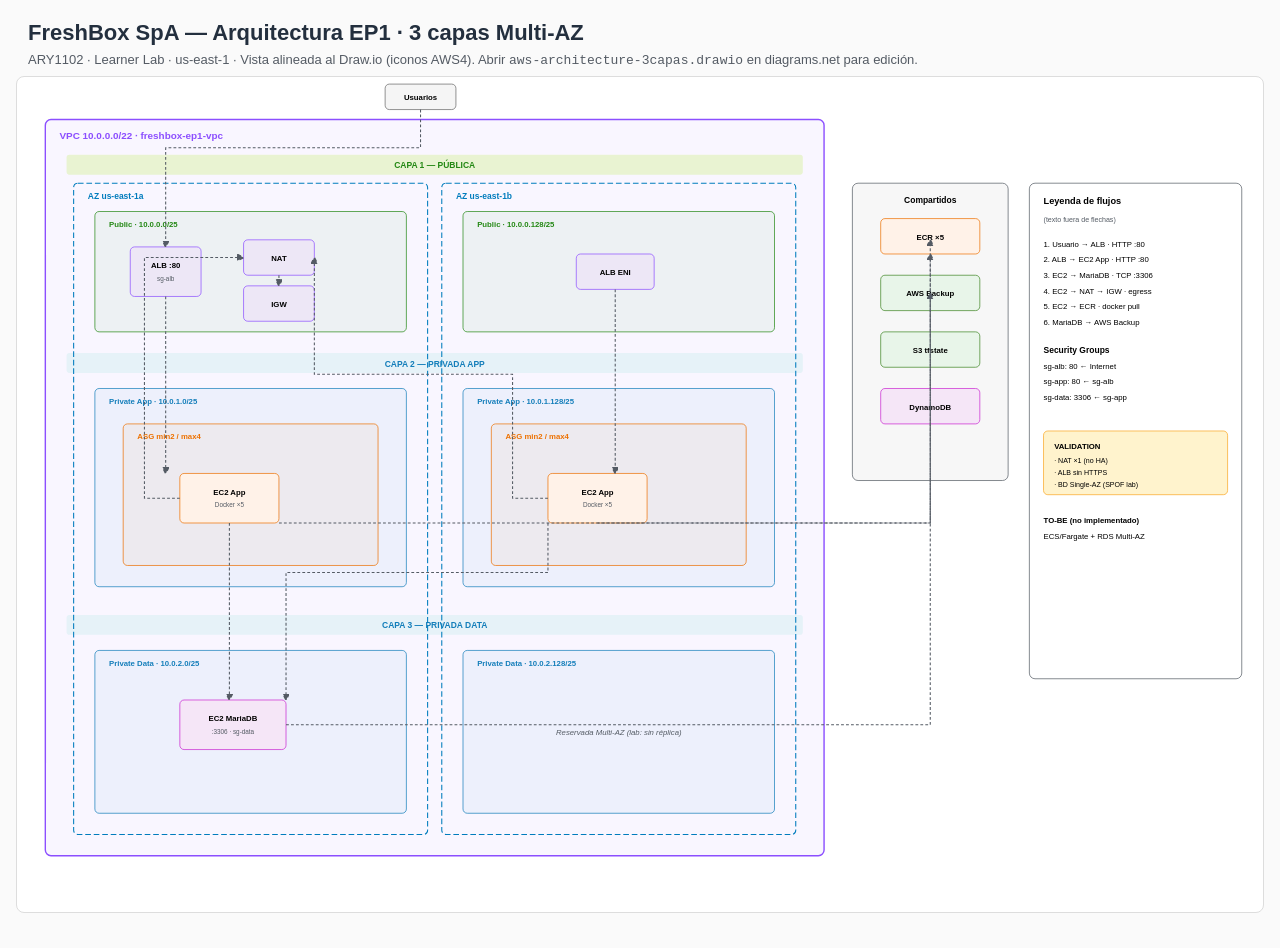
<file: EP2/arquitectura/as-is-ep1/aws-architecture-3capas.html>
<!DOCTYPE html>
<html lang="es">
<head>
<meta charset="UTF-8"/>
<meta name="viewport" content="width=device-width, initial-scale=1"/>
<title>FreshBox EP1 — Arquitectura 3 capas</title>
<style>
  :root { --ink:#232F3E; --muted:#545B64; --vpc:#8C4FFF; --pub:#248814; --priv:#147EBA; --asg:#ED7100; --sg:#DD344C; --warn:#F9A825; }
  * { box-sizing: border-box; }
  body { margin:0; font-family: Helvetica, Arial, sans-serif; color:var(--ink); background:#fafafa; }
  header { padding:20px 28px 8px; }
  h1 { margin:0; font-size:22px; }
  p.sub { margin:6px 0 0; color:var(--muted); font-size:13px; }
  #viewport { width:100%; max-width:1800px; margin:0 auto; padding:0 16px 32px; }
  svg { width:100%; height:auto; background:#fff; border:1px solid #ddd; border-radius:8px; }
  .legend { position:absolute; }
  text { font-family: Helvetica, Arial, sans-serif; }
</style>
</head>
<body>
<header>
  <h1>FreshBox SpA — Arquitectura EP1 · 3 capas Multi-AZ</h1>
  <p class="sub">ARY1102 · Learner Lab · us-east-1 · Vista alineada al Draw.io (iconos AWS4). Abrir <code>aws-architecture-3capas.drawio</code> en diagrams.net para edición.</p>
</header>
<div id="viewport">
<svg id="scene" viewBox="0 0 1760 1180" preserveAspectRatio="xMidYMid meet" xmlns="http://www.w3.org/2000/svg">
  <!-- VPC -->
  <rect x="40" y="60" width="1100" height="1040" rx="8" fill="#8C4FFF0D" stroke="#8C4FFF" stroke-width="2"/>
  <text x="60" y="88" fill="#8C4FFF" font-size="14" font-weight="bold">VPC 10.0.0.0/22 · freshbox-ep1-vpc</text>

  <!-- Layer strips -->
  <rect x="70" y="110" width="1040" height="28" rx="4" fill="#E9F3D2"/><text x="590" y="129" text-anchor="middle" fill="#248814" font-size="12" font-weight="bold">CAPA 1 — PÚBLICA</text>
  <rect x="70" y="390" width="1040" height="28" rx="4" fill="#E6F2F8"/><text x="590" y="409" text-anchor="middle" fill="#147EBA" font-size="12" font-weight="bold">CAPA 2 — PRIVADA APP</text>
  <rect x="70" y="760" width="1040" height="28" rx="4" fill="#E6F2F8"/><text x="590" y="779" text-anchor="middle" fill="#147EBA" font-size="12" font-weight="bold">CAPA 3 — PRIVADA DATA</text>

  <!-- AZs -->
  <rect x="80" y="150" width="500" height="920" rx="6" fill="none" stroke="#007CBD" stroke-dasharray="8 4" stroke-width="1.5"/>
  <text x="100" y="172" fill="#007CBD" font-size="12" font-weight="bold">AZ us-east-1a</text>
  <rect x="600" y="150" width="500" height="920" rx="6" fill="none" stroke="#007CBD" stroke-dasharray="8 4" stroke-width="1.5"/>
  <text x="620" y="172" fill="#007CBD" font-size="12" font-weight="bold">AZ us-east-1b</text>

  <!-- Public boxes -->
  <rect x="110" y="190" width="440" height="170" rx="6" fill="#2488140D" stroke="#248814"/>
  <text x="130" y="212" fill="#248814" font-size="11" font-weight="bold">Public · 10.0.0.0/25</text>
  <rect x="630" y="190" width="440" height="170" rx="6" fill="#2488140D" stroke="#248814"/>
  <text x="650" y="212" fill="#248814" font-size="11" font-weight="bold">Public · 10.0.0.128/25</text>

  <!-- App boxes -->
  <rect x="110" y="440" width="440" height="280" rx="6" fill="#147EBA0D" stroke="#147EBA"/>
  <text x="130" y="462" fill="#147EBA" font-size="11" font-weight="bold">Private App · 10.0.1.0/25</text>
  <rect x="630" y="440" width="440" height="280" rx="6" fill="#147EBA0D" stroke="#147EBA"/>
  <text x="650" y="462" fill="#147EBA" font-size="11" font-weight="bold">Private App · 10.0.1.128/25</text>
  <rect x="150" y="490" width="360" height="200" rx="6" fill="#ED71000D" stroke="#ED7100"/>
  <text x="170" y="512" fill="#ED7100" font-size="11" font-weight="bold">ASG min2 / max4</text>
  <rect x="670" y="490" width="360" height="200" rx="6" fill="#ED71000D" stroke="#ED7100"/>
  <text x="690" y="512" fill="#ED7100" font-size="11" font-weight="bold">ASG min2 / max4</text>

  <!-- Data boxes -->
  <rect x="110" y="810" width="440" height="230" rx="6" fill="#147EBA0D" stroke="#147EBA"/>
  <text x="130" y="832" fill="#147EBA" font-size="11" font-weight="bold">Private Data · 10.0.2.0/25</text>
  <rect x="630" y="810" width="440" height="230" rx="6" fill="#147EBA0D" stroke="#147EBA"/>
  <text x="650" y="832" fill="#147EBA" font-size="11" font-weight="bold">Private Data · 10.0.2.128/25</text>
  <text x="850" y="930" text-anchor="middle" fill="#545B64" font-size="11" font-style="italic">Reservada Multi-AZ (lab: sin réplica)</text>

  <!-- Service nodes (simplified squares + labels) -->
  <g id="nodes">
    <rect x="520" y="10" width="100" height="36" rx="6" fill="#F5F5F5" stroke="#666"/><text x="570" y="33" text-anchor="middle" font-size="11" font-weight="bold">Usuarios</text>

    <rect x="160" y="240" width="100" height="70" rx="6" fill="#EDE7F6" stroke="#8C4FFF"/><text x="210" y="270" text-anchor="middle" font-size="11" font-weight="bold">ALB :80</text><text x="210" y="288" text-anchor="middle" font-size="9" fill="#545B64">sg-alb</text>
    <rect x="320" y="230" width="100" height="50" rx="6" fill="#EDE7F6" stroke="#8C4FFF"/><text x="370" y="260" text-anchor="middle" font-size="11" font-weight="bold">NAT</text>
    <rect x="320" y="295" width="100" height="50" rx="6" fill="#EDE7F6" stroke="#8C4FFF"/><text x="370" y="325" text-anchor="middle" font-size="11" font-weight="bold">IGW</text>
    <rect x="790" y="250" width="110" height="50" rx="6" fill="#EDE7F6" stroke="#8C4FFF"/><text x="845" y="280" text-anchor="middle" font-size="11" font-weight="bold">ALB ENI</text>

    <rect x="230" y="560" width="140" height="70" rx="6" fill="#FFF2E8" stroke="#ED7100"/><text x="300" y="590" text-anchor="middle" font-size="11" font-weight="bold">EC2 App</text><text x="300" y="608" text-anchor="middle" font-size="9" fill="#545B64">Docker ×5</text>
    <rect x="750" y="560" width="140" height="70" rx="6" fill="#FFF2E8" stroke="#ED7100"/><text x="820" y="590" text-anchor="middle" font-size="11" font-weight="bold">EC2 App</text><text x="820" y="608" text-anchor="middle" font-size="9" fill="#545B64">Docker ×5</text>

    <rect x="230" y="880" width="150" height="70" rx="6" fill="#F5E6F7" stroke="#C925D1"/><text x="305" y="910" text-anchor="middle" font-size="11" font-weight="bold">EC2 MariaDB</text><text x="305" y="928" text-anchor="middle" font-size="9" fill="#545B64">:3306 · sg-data</text>
  </g>

  <!-- Shared -->
  <rect x="1180" y="150" width="220" height="420" rx="8" fill="#F7F7F7" stroke="#545B64"/>
  <text x="1290" y="178" text-anchor="middle" font-size="12" font-weight="bold">Compartidos</text>
  <rect x="1220" y="200" width="140" height="50" rx="6" fill="#FFF2E8" stroke="#ED7100"/><text x="1290" y="230" text-anchor="middle" font-size="11" font-weight="bold">ECR ×5</text>
  <rect x="1220" y="280" width="140" height="50" rx="6" fill="#E8F5E9" stroke="#3F8624"/><text x="1290" y="310" text-anchor="middle" font-size="11" font-weight="bold">AWS Backup</text>
  <rect x="1220" y="360" width="140" height="50" rx="6" fill="#E8F5E9" stroke="#3F8624"/><text x="1290" y="390" text-anchor="middle" font-size="11" font-weight="bold">S3 tfstate</text>
  <rect x="1220" y="440" width="140" height="50" rx="6" fill="#F5E6F7" stroke="#C925D1"/><text x="1290" y="470" text-anchor="middle" font-size="11" font-weight="bold">DynamoDB</text>

  <!-- Flows (no labels on paths) -->
  <g stroke="#545B64" stroke-width="1.5" fill="none" stroke-dasharray="4 3" marker-end="url(#arrow)">
    <defs><marker id="arrow" markerWidth="8" markerHeight="8" refX="6" refY="3" orient="auto"><path d="M0,0 L6,3 L0,6 Z" fill="#545B64"/></marker></defs>
    <path d="M570 46 L570 100 L210 100 L210 240"/>
    <path d="M210 310 L210 560"/>
    <path d="M845 300 L845 560"/>
    <path d="M300 630 L300 880"/>
    <path d="M750 630 L750 700 L380 700 L380 880"/>
    <path d="M230 595 L180 595 L180 255 L320 255"/>
    <path d="M750 595 L700 595 L700 420 L420 420 L420 255"/>
    <path d="M370 280 L370 295"/>
    <path d="M370 630 L1290 630 L1290 250"/>
    <path d="M820 630 L1290 630 L1290 230"/>
    <path d="M380 915 L1290 915 L1290 305"/>
  </g>

  <!-- Side legend -->
  <rect x="1430" y="150" width="300" height="700" rx="8" fill="#fff" stroke="#545B64"/>
  <text x="1450" y="180" font-size="13" font-weight="bold">Leyenda de flujos</text>
  <text x="1450" y="205" font-size="10" fill="#545B64">(texto fuera de flechas)</text>
  <text x="1450" y="240" font-size="11">1. Usuario → ALB · HTTP :80</text>
  <text x="1450" y="262" font-size="11">2. ALB → EC2 App · HTTP :80</text>
  <text x="1450" y="284" font-size="11">3. EC2 → MariaDB · TCP :3306</text>
  <text x="1450" y="306" font-size="11">4. EC2 → NAT → IGW · egress</text>
  <text x="1450" y="328" font-size="11">5. EC2 → ECR · docker pull</text>
  <text x="1450" y="350" font-size="11">6. MariaDB → AWS Backup</text>
  <text x="1450" y="390" font-size="12" font-weight="bold">Security Groups</text>
  <text x="1450" y="412" font-size="11">sg-alb: 80 ← Internet</text>
  <text x="1450" y="434" font-size="11">sg-app: 80 ← sg-alb</text>
  <text x="1450" y="456" font-size="11">sg-data: 3306 ← sg-app</text>
  <rect x="1450" y="500" width="260" height="90" rx="6" fill="#FFF3CD" stroke="#F9A825"/>
  <text x="1465" y="525" font-size="11" font-weight="bold">VALIDATION</text>
  <text x="1465" y="545" font-size="10">· NAT ×1 (no HA)</text>
  <text x="1465" y="562" font-size="10">· ALB sin HTTPS</text>
  <text x="1465" y="579" font-size="10">· BD Single-AZ (SPOF lab)</text>
  <text x="1450" y="630" font-size="11" font-weight="bold">TO-BE (no implementado)</text>
  <text x="1450" y="652" font-size="11">ECS/Fargate + RDS Multi-AZ</text>
</svg>
</div>
</body>
</html>
</file>
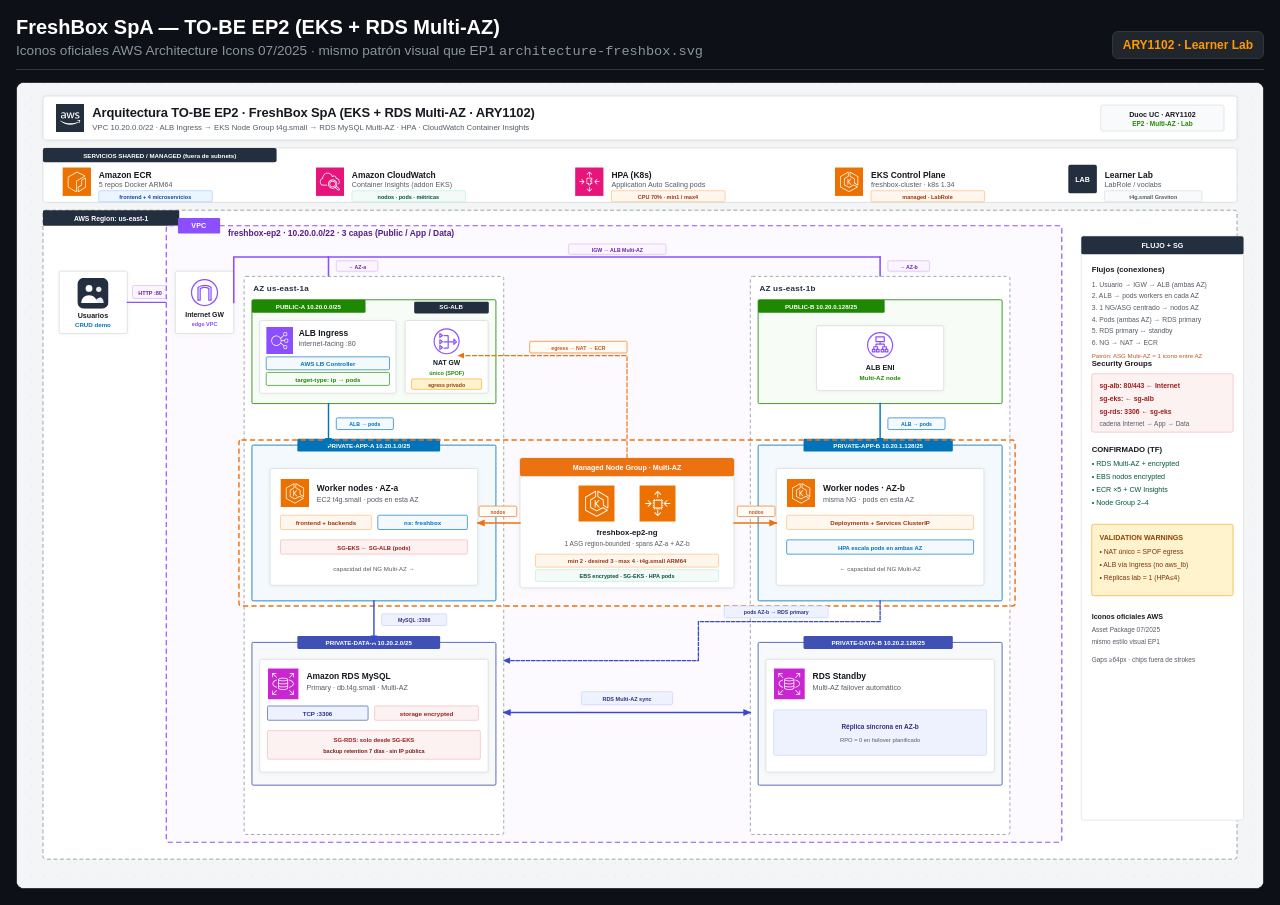
<file: EP2/arquitectura/to-be/architecture-freshbox-ep2.html>
<!DOCTYPE html>
<html lang="es">
<head>
  <meta charset="UTF-8"/>
  <meta name="viewport" content="width=device-width, initial-scale=1.0"/>
  <title>FreshBox EP2 TO-BE · EKS + RDS Multi-AZ (iconos oficiales AWS)</title>
  <style>
    body { margin:0; padding:16px; background:#0d1117; color:#c9d1d9;
      font-family:-apple-system,BlinkMacSystemFont,"Segoe UI",Roboto,Helvetica,Arial,sans-serif; }
    header { max-width:1920px; margin:0 auto 12px; display:flex; justify-content:space-between; align-items:flex-end;
      border-bottom:1px solid #30363d; padding-bottom:10px; }
    h1 { margin:0; font-size:1.25rem; color:#fff; }
    .sub { margin:4px 0 0; font-size:0.85rem; color:#8b949e; }
    .badge { background:#21262d; border:1px solid #30363d; color:#FF9900; padding:6px 10px; border-radius:6px; font-size:12px; font-weight:700; }
    #stage { max-width:1920px; margin:0 auto; background:#F4F5F7; border-radius:8px; overflow:hidden; border:1px solid #30363d; }
    #stage svg { display:block; width:100%; height:auto; }
  </style>
</head>
<body>
  <header>
    <div>
      <h1>FreshBox SpA — TO-BE EP2 (EKS + RDS Multi-AZ)</h1>
      <p class="sub">Iconos oficiales AWS Architecture Icons 07/2025 · mismo patrón visual que EP1 <code>architecture-freshbox.svg</code></p>
    </div>
    <span class="badge">ARY1102 · Learner Lab</span>
  </header>
  <div id="stage">
<svg xmlns="http://www.w3.org/2000/svg" viewBox="0 0 1920 1240" width="100%" height="100%" style="background:#F4F5F7; font-family:-apple-system,BlinkMacSystemFont,'Segoe UI',Roboto,Helvetica,Arial,sans-serif;">
  <defs>
    <style>
      .card-box { fill: #FFFFFF; stroke: #D5DBDB; stroke-width: 1.2px; filter: drop-shadow(0 1px 3px rgba(0,0,0,0.04)); }
      .flow-line { fill: none !important; stroke-linecap: square; stroke-linejoin: miter; }
      .side-pill { filter: drop-shadow(0 1px 2px rgba(0,0,0,0.03)); }
      .title-hero { font-size: 20px; font-weight: 800; fill: #16191F; letter-spacing: -0.2px; }
      .sub-hero { font-size: 12px; font-weight: 500; fill: #545B64; }
      .sec-title { font-size: 13px; font-weight: 700; fill: #16191F; }
      .sec-meta { font-size: 11px; font-weight: 500; fill: #545B64; }
      .az-title { font-size: 12.5px; font-weight: 800; fill: #232F3E; letter-spacing: 0.3px; }
      .tag-text { font-size: 9.5px; font-weight: 700; text-transform: uppercase; fill: #FFFFFF; }
      .pill-text { font-size: 9.5px; font-weight: 700; }
    </style>
    <marker id="arr-purple" viewBox="0 0 10 10" refX="8" refY="5" markerWidth="7" markerHeight="7" orient="auto-start-reverse">
      <path d="M 1 1.5 L 9 5 L 1 8.5 z" fill="#8C4FFF"/>
    </marker>
    <marker id="arr-blue" viewBox="0 0 10 10" refX="8" refY="5" markerWidth="7" markerHeight="7" orient="auto-start-reverse">
      <path d="M 1 1.5 L 9 5 L 1 8.5 z" fill="#0073BB"/>
    </marker>
    <marker id="arr-orange" viewBox="0 0 10 10" refX="8" refY="5" markerWidth="7" markerHeight="7" orient="auto-start-reverse">
      <path d="M 1 1.5 L 9 5 L 1 8.5 z" fill="#EC7211"/>
    </marker>
    <marker id="arr-sync" viewBox="0 0 10 10" refX="8" refY="5" markerWidth="7" markerHeight="7" orient="auto-start-reverse">
      <path d="M 1 1.5 L 9 5 L 1 8.5 z" fill="#3B48CC"/>
    </marker>
    <pattern id="grid-dots" width="20" height="20" patternUnits="userSpaceOnUse">
      <circle cx="2" cy="2" r="1.0" fill="#E2E5E8"/>
    </pattern>
  </defs>

  <rect width="1920" height="1240" fill="#F4F5F7"/>
  <rect width="1920" height="1240" fill="url(#grid-dots)"/>

  <!-- HEADER -->
  <g transform="translate(40, 20)">
    <rect width="1840" height="68" rx="4" class="card-box"/>
    <image href="[data-uri]" x="20" y="12" width="44" height="44"/>
    <text x="76" y="32" class="title-hero">Arquitectura TO-BE EP2 · FreshBox SpA (EKS + RDS Multi-AZ · ARY1102)</text>
    <text x="76" y="52" class="sub-hero">VPC 10.20.0.0/22 · ALB Ingress → EKS Node Group t4g.small → RDS MySQL Multi-AZ · HPA · CloudWatch Container Insights</text>
    <g transform="translate(1630, 14)">
      <rect width="190" height="40" rx="3" fill="#F8FAFC" stroke="#D5DBDB"/>
      <text x="95" y="19" font-size="11" font-weight="700" fill="#16191F" text-anchor="middle">Duoc UC · ARY1102</text>
      <text x="95" y="33" font-size="10" font-weight="700" fill="#1E8900" text-anchor="middle">EP2 · Multi-AZ · Lab</text>
    </g>
  </g>

  <!-- SHARED / EXTERNOS -->
  <g transform="translate(40, 100)">
    <rect width="1840" height="84" rx="4" fill="#FFFFFF" stroke="#D5DBDB" stroke-width="1.2"/>
    <rect x="0" y="0" width="360" height="22" rx="3" fill="#232F3E"/>
    <text x="180" y="15" font-size="9.5" font-weight="800" fill="#FFFFFF" text-anchor="middle">SERVICIOS SHARED / MANAGED (fuera de subnets)</text>

    <g transform="translate(30, 26)">
      <image href="[data-uri]" x="0" y="4" width="44" height="44"/>
      <text x="56" y="20" class="sec-title">Amazon ECR</text>
      <text x="56" y="35" class="sec-meta">5 repos Docker ARM64</text>
      <rect x="56" y="40" width="175" height="17" rx="2" fill="#EBF5FF" stroke="#A4CAFE"/>
      <text x="143" y="52" font-size="8.5" font-weight="700" fill="#1E429F" text-anchor="middle">frontend + 4 microservicios</text>
    </g>

    <g transform="translate(420, 26)">
      <image href="[data-uri]" x="0" y="4" width="44" height="44"/>
      <text x="56" y="20" class="sec-title">Amazon CloudWatch</text>
      <text x="56" y="35" class="sec-meta">Container Insights (addon EKS)</text>
      <rect x="56" y="40" width="175" height="17" rx="2" fill="#F3FAF7" stroke="#BCF0DA"/>
      <text x="143" y="52" font-size="8.5" font-weight="700" fill="#03543F" text-anchor="middle">nodos · pods · métricas</text>
    </g>

    <g transform="translate(820, 26)">
      <image href="[data-uri]" x="0" y="4" width="44" height="44"/>
      <text x="56" y="20" class="sec-title">HPA (K8s)</text>
      <text x="56" y="35" class="sec-meta">Application Auto Scaling pods</text>
      <rect x="56" y="40" width="175" height="17" rx="2" fill="#FFF7ED" stroke="#FDBA74"/>
      <text x="143" y="52" font-size="8.5" font-weight="700" fill="#9A3412" text-anchor="middle">CPU 70% · min1 / max4</text>
    </g>

    <g transform="translate(1220, 26)">
      <image href="[data-uri]" x="0" y="4" width="44" height="44"/>
      <text x="56" y="20" class="sec-title">EKS Control Plane</text>
      <text x="56" y="35" class="sec-meta">freshbox-cluster · k8s 1.34</text>
      <rect x="56" y="40" width="175" height="17" rx="2" fill="#FFF7ED" stroke="#FDBA74"/>
      <text x="143" y="52" font-size="8.5" font-weight="700" fill="#9A3412" text-anchor="middle">managed · LabRole</text>
    </g>

    <g transform="translate(1580, 26)">
      <rect width="44" height="44" rx="3" fill="#232F3E"/>
      <text x="22" y="27" font-size="11" font-weight="800" fill="#FFFFFF" text-anchor="middle">LAB</text>
      <text x="56" y="20" class="sec-title">Learner Lab</text>
      <text x="56" y="35" class="sec-meta">LabRole / voclabs</text>
      <rect x="56" y="40" width="150" height="17" rx="2" fill="#F8FAFC" stroke="#D5DBDB"/>
      <text x="131" y="52" font-size="8.5" font-weight="700" fill="#545B64" text-anchor="middle">t4g.small Graviton</text>
    </g>
  </g>

  <!-- REGION + VPC
       Gaps Public↔App / App↔Data = 64px · corredor AZ = 380px
       AZ-a x=120..520 · AZ-b x=900..1300 · etiquetas solo en gaps/corredor -->
  <g transform="translate(40, 196)">
    <rect width="1840" height="1000" rx="4" fill="#FFFFFF" stroke="#879596" stroke-width="1.3" stroke-dasharray="6,4"/>
    <rect x="0" y="0" width="210" height="24" rx="2" fill="#232F3E"/>
    <text x="105" y="16" font-size="10.5" font-weight="700" fill="#FFFFFF" text-anchor="middle">AWS Region: us-east-1</text>

    <!-- Users → IGW (alineado al centro vertical del IGW: región y≈142) -->
    <g transform="translate(25, 94)">
      <rect width="105" height="96" rx="3" class="card-box"/>
      <image href="[data-uri]" x="28" y="10" width="48" height="48"/>
      <text x="52" y="72" font-size="11" font-weight="700" fill="#16191F" text-anchor="middle">Usuarios</text>
      <text x="52" y="86" font-size="9.5" font-weight="600" fill="#0073BB" text-anchor="middle">CRUD demo</text>
    </g>
    <path class="flow-line" d="M130 142 L204 142" stroke="#8C4FFF" stroke-width="2.2" marker-end="url(#arr-purple)"/>
    <g transform="translate(138, 116)">
      <rect width="54" height="20" rx="2" fill="#FAF5FF" stroke="#D8B4FE" class="side-pill"/>
      <text x="27" y="14" font-size="8.5" font-weight="800" fill="#6B21A8" text-anchor="middle">HTTP :80</text>
    </g>

    <!-- VPC -->
    <g transform="translate(190, 24)">
      <rect width="1380" height="950" rx="4" fill="#FCFAFF" stroke="#8C4FFF" stroke-width="1.8" stroke-dasharray="8,5"/>
      <rect x="18" y="-12" width="65" height="24" rx="2" fill="#8C4FFF"/>
      <text x="50" y="4" font-size="11" font-weight="800" fill="#FFFFFF" text-anchor="middle">VPC</text>
      <text x="95" y="16" font-size="13" font-weight="800" fill="#581C87">freshbox-ep2 · 10.20.0.0/22 · 3 capas (Public / App / Data)</text>

      <!-- IGW (fuera de AZ) · bus superior + 2 caídas (fácil de inferir Multi-AZ) -->
      <g transform="translate(14, 70)">
        <rect width="90" height="96" rx="3" class="card-box"/>
        <image href="[data-uri]" x="22" y="10" width="46" height="46"/>
        <text x="45" y="70" font-size="10.5" font-weight="700" fill="#16191F" text-anchor="middle">Internet GW</text>
        <text x="45" y="84" font-size="8.5" font-weight="600" fill="#8C4FFF" text-anchor="middle">edge VPC</text>
      </g>
      <!--
        Carril IGW dedicado y=48 (entre título VPC y techo de AZ y=78).
        Una barra horizontal → dos caídas verticales a ALB-a / ALB-b.
        Chips solo en el carril libre (nunca sobre cards).
      -->
      <path class="flow-line" d="M104 118 L104 48 L250 48" stroke="#8C4FFF" stroke-width="2.4"/>
      <path class="flow-line" d="M250 48 L1100 48" stroke="#8C4FFF" stroke-width="2.4"/>
      <!-- Caída AZ-a → techo ALB (x≈250) -->
      <path class="flow-line" d="M250 48 L250 146" stroke="#8C4FFF" stroke-width="2.4" marker-end="url(#arr-purple)"/>
      <!-- Caída AZ-b → techo ALB ENI (x≈1100) -->
      <path class="flow-line" d="M1100 48 L1100 146" stroke="#8C4FFF" stroke-width="2.4" marker-end="url(#arr-purple)"/>
      <!-- Chips en el bus (corredor / sobre cada caída), fuera de recursos -->
      <!-- Chip principal en corredor (libre de título VPC y de cards) -->
      <g transform="translate(620, 28)">
        <rect width="150" height="16" rx="2" fill="#FAF5FF" stroke="#D8B4FE" class="side-pill"/>
        <text x="75" y="12" font-size="8" font-weight="800" fill="#6B21A8" text-anchor="middle">IGW → ALB Multi-AZ</text>
      </g>
      <!-- Chips de caída en banda y=54..70 (entre bus y techo AZ), offset del stroke -->
      <g transform="translate(262, 54)">
        <rect width="64" height="16" rx="2" fill="#FAF5FF" stroke="#D8B4FE" class="side-pill"/>
        <text x="32" y="12" font-size="8" font-weight="800" fill="#6B21A8" text-anchor="middle">→ AZ-a</text>
      </g>
      <g transform="translate(1112, 54)">
        <rect width="64" height="16" rx="2" fill="#FAF5FF" stroke="#D8B4FE" class="side-pill"/>
        <text x="32" y="12" font-size="8" font-weight="800" fill="#6B21A8" text-anchor="middle">→ AZ-b</text>
      </g>

      <!-- ========== AZ-a (x=120, y=78 → deja carril IGW arriba) ========== -->
      <!-- Public y=36..196 · gap · App y=260..500 · gap · Data y=564..784 -->
      <g transform="translate(120, 78)">
        <rect width="400" height="860" rx="3" fill="#FFFFFF" stroke="#879596" stroke-width="1.2" stroke-dasharray="5,4"/>
        <text x="14" y="22" class="az-title">AZ us-east-1a</text>

        <g transform="translate(12, 36)">
          <rect width="376" height="160" rx="2" fill="#F7FCF7" stroke="#1E8900" stroke-width="1.3"/>
          <rect x="0" y="0" width="175" height="20" rx="2" fill="#1E8900"/>
          <text x="87" y="14" class="tag-text" text-anchor="middle">public-a 10.20.0.0/25</text>
          <rect x="250" y="3" width="115" height="18" rx="2" fill="#232F3E"/>
          <text x="307" y="15" class="tag-text" text-anchor="middle">SG-ALB</text>

          <g transform="translate(12, 32)">
            <rect width="210" height="112" rx="3" class="card-box"/>
            <image href="[data-uri]" x="10" y="10" width="42" height="42"/>
            <text x="60" y="24" class="sec-title" font-size="12">ALB Ingress</text>
            <text x="60" y="40" class="sec-meta" font-size="10">internet-facing :80</text>
            <rect x="10" y="56" width="190" height="20" rx="2" fill="#F4F9FD" stroke="#0073BB"/>
            <text x="105" y="70" class="pill-text" fill="#0073BB" text-anchor="middle">AWS LB Controller</text>
            <rect x="10" y="80" width="190" height="20" rx="2" fill="#F7FCF7" stroke="#1E8900"/>
            <text x="105" y="94" class="pill-text" fill="#1E8900" text-anchor="middle">target-type: ip → pods</text>
          </g>

          <g transform="translate(236, 32)">
            <rect width="128" height="112" rx="3" class="card-box"/>
            <image href="[data-uri]" x="42" y="10" width="44" height="44"/>
            <text x="64" y="68" font-size="10.5" font-weight="700" fill="#16191F" text-anchor="middle">NAT GW</text>
            <text x="64" y="84" font-size="8.5" font-weight="600" fill="#1E8900" text-anchor="middle">único (SPOF)</text>
            <rect x="10" y="90" width="108" height="16" rx="2" fill="#FFF3CD" stroke="#F9A825"/>
            <text x="64" y="102" font-size="8" font-weight="700" fill="#92400E" text-anchor="middle">egress privado</text>
          </g>
        </g>

        <!-- App AZ-a: solo workers/pods (ASG/NG va centrado entre AZ) -->
        <g transform="translate(12, 260)">
          <rect width="376" height="240" rx="2" fill="#F4F9FD" stroke="#0073BB" stroke-width="1.3"/>
          <rect x="70" y="-10" width="220" height="20" rx="2" fill="#0073BB"/>
          <text x="180" y="4" class="tag-text" text-anchor="middle">private-app-a 10.20.1.0/25</text>

          <g transform="translate(28, 36)">
            <rect width="320" height="180" rx="3" class="card-box"/>
            <image href="[data-uri]" x="16" y="16" width="44" height="44"/>
            <text x="72" y="34" class="sec-title" font-size="12.5">Worker nodes · AZ-a</text>
            <text x="72" y="52" class="sec-meta" font-size="10.5">EC2 t4g.small · pods en esta AZ</text>
            <g transform="translate(16, 72)">
              <rect width="140" height="22" rx="2" fill="#FFF7ED" stroke="#FDBA74"/>
              <text x="70" y="15" class="pill-text" fill="#9A3412" text-anchor="middle">frontend + backends</text>
              <rect x="150" y="0" width="138" height="22" rx="2" fill="#F4F9FD" stroke="#0073BB"/>
              <text x="219" y="15" class="pill-text" fill="#0073BB" text-anchor="middle">ns: freshbox</text>
            </g>
            <rect x="16" y="110" width="288" height="22" rx="2" fill="#FDF2F2" stroke="#F8B4B4"/>
            <text x="160" y="125" font-size="9" font-weight="700" fill="#9B1C1C" text-anchor="middle">SG-EKS ← SG-ALB (pods)</text>
            <text x="160" y="158" font-size="9.5" fill="#545B64" text-anchor="middle">capacidad del NG Multi-AZ →</text>
          </g>
        </g>

        <!-- Data (gap 64px desde app) -->
        <g transform="translate(12, 564)">
          <rect width="376" height="220" rx="2" fill="#F8F9FA" stroke="#3F51B5" stroke-width="1.3"/>
          <rect x="70" y="-10" width="220" height="20" rx="2" fill="#3F51B5"/>
          <text x="180" y="4" class="tag-text" text-anchor="middle">private-data-a 10.20.2.0/25</text>

          <g transform="translate(12, 26)">
            <rect width="352" height="174" rx="3" class="card-box"/>
            <image href="[data-uri]" x="12" y="14" width="48" height="48"/>
            <text x="72" y="30" class="sec-title" font-size="13">Amazon RDS MySQL</text>
            <text x="72" y="48" class="sec-meta" font-size="11">Primary · db.t4g.small · Multi-AZ</text>

            <g transform="translate(12, 72)">
              <rect width="155" height="22" rx="2" fill="#EEF2FF" stroke="#3F51B5"/>
              <text x="77" y="15" class="pill-text" fill="#312E81" text-anchor="middle">TCP :3306</text>
              <rect x="165" y="0" width="160" height="22" rx="2" fill="#FDF2F2" stroke="#F8B4B4"/>
              <text x="245" y="15" class="pill-text" fill="#9B1C1C" text-anchor="middle">storage encrypted</text>
            </g>
            <rect x="12" y="110" width="328" height="44" rx="2" fill="#FDF2F2" stroke="#F8B4B4"/>
            <text x="176" y="128" font-size="9" font-weight="700" fill="#9B1C1C" text-anchor="middle">SG-RDS: solo desde SG-EKS</text>
            <text x="176" y="144" font-size="8.5" font-weight="600" fill="#771D1D" text-anchor="middle">backup retention 7 días · sin IP pública</text>
          </g>
        </g>
      </g>

      <!-- ========== AZ-b (x=900 · corredor 520..900 = 380px · y=78) ========== -->
      <g transform="translate(900, 78)">
        <rect width="400" height="860" rx="3" fill="#FFFFFF" stroke="#879596" stroke-width="1.2" stroke-dasharray="5,4"/>
        <text x="14" y="22" class="az-title">AZ us-east-1b</text>

        <g transform="translate(12, 36)">
          <rect width="376" height="160" rx="2" fill="#F7FCF7" stroke="#1E8900" stroke-width="1.3"/>
          <rect x="0" y="0" width="195" height="20" rx="2" fill="#1E8900"/>
          <text x="97" y="14" class="tag-text" text-anchor="middle">public-b 10.20.0.128/25</text>

          <g transform="translate(90, 40)">
            <rect width="196" height="100" rx="3" class="card-box"/>
            <image href="[data-uri]" x="76" y="8" width="44" height="44"/>
            <text x="98" y="68" font-size="11" font-weight="700" fill="#16191F" text-anchor="middle">ALB ENI</text>
            <text x="98" y="84" font-size="9.5" font-weight="600" fill="#1E8900" text-anchor="middle">Multi-AZ node</text>
          </g>
        </g>

        <!-- App AZ-b: solo workers/pods -->
        <g transform="translate(12, 260)">
          <rect width="376" height="240" rx="2" fill="#F4F9FD" stroke="#0073BB" stroke-width="1.3"/>
          <rect x="70" y="-10" width="230" height="20" rx="2" fill="#0073BB"/>
          <text x="185" y="4" class="tag-text" text-anchor="middle">private-app-b 10.20.1.128/25</text>

          <g transform="translate(28, 36)">
            <rect width="320" height="180" rx="3" class="card-box"/>
            <image href="[data-uri]" x="16" y="16" width="44" height="44"/>
            <text x="72" y="34" class="sec-title" font-size="12.5">Worker nodes · AZ-b</text>
            <text x="72" y="52" class="sec-meta" font-size="10.5">misma NG · pods en esta AZ</text>
            <g transform="translate(16, 72)">
              <rect width="288" height="22" rx="2" fill="#FFF7ED" stroke="#FDBA74"/>
              <text x="144" y="15" class="pill-text" fill="#9A3412" text-anchor="middle">Deployments + Services ClusterIP</text>
            </g>
            <rect x="16" y="110" width="288" height="22" rx="2" fill="#F4F9FD" stroke="#0073BB"/>
            <text x="160" y="125" font-size="9" font-weight="700" fill="#0073BB" text-anchor="middle">HPA escala pods en ambas AZ</text>
            <text x="160" y="158" font-size="9.5" fill="#545B64" text-anchor="middle">← capacidad del NG Multi-AZ</text>
          </g>
        </g>

        <g transform="translate(12, 564)">
          <rect width="376" height="220" rx="2" fill="#F8F9FA" stroke="#3F51B5" stroke-width="1.3"/>
          <rect x="70" y="-10" width="230" height="20" rx="2" fill="#3F51B5"/>
          <text x="185" y="4" class="tag-text" text-anchor="middle">private-data-b 10.20.2.128/25</text>

          <g transform="translate(12, 26)">
            <rect width="352" height="174" rx="3" class="card-box"/>
            <image href="[data-uri]" x="12" y="14" width="48" height="48"/>
            <text x="72" y="30" class="sec-title" font-size="13">RDS Standby</text>
            <text x="72" y="48" class="sec-meta" font-size="11">Multi-AZ failover automático</text>
            <rect x="12" y="78" width="328" height="70" rx="2" fill="#EEF2FF" stroke="#C7D2FE"/>
            <text x="176" y="108" font-size="10" font-weight="700" fill="#312E81" text-anchor="middle">Réplica síncrona en AZ-b</text>
            <text x="176" y="128" font-size="9" fill="#545B64" text-anchor="middle">RPO ≈ 0 en failover planificado</text>
          </g>
        </g>
      </g>

      <!-- ============================================================ -->
      <!-- CONEXIONES (AZ top=78 → +30 vs layout anterior)               -->
      <!-- Public bottom=274 · App 338..578 · Data 642+ · Corredor 520..900 -->
      <!-- ============================================================ -->

      <!-- Marco spanning capas App (y=330..586, centro=458) -->
      <rect x="112" y="330" width="1196" height="256" rx="4" fill="none" stroke="#EC7211" stroke-width="2.2" stroke-dasharray="8,5"/>

      <!-- Card NG/ASG centrada en marco naranja (márgenes ≈28px) -->
      <g transform="translate(545, 358)">
        <rect width="330" height="200" rx="4" class="card-box" stroke="#EC7211" stroke-width="2"/>
        <rect x="0" y="0" width="330" height="28" rx="4" fill="#EC7211"/>
        <text x="165" y="19" font-size="11" font-weight="800" fill="#FFFFFF" text-anchor="middle">Managed Node Group · Multi-AZ</text>

        <image href="[data-uri]" x="90" y="42" width="56" height="56"/>
        <image href="[data-uri]" x="184" y="42" width="56" height="56"/>

        <text x="165" y="118" font-size="12" font-weight="800" fill="#16191F" text-anchor="middle">freshbox-ep2-ng</text>
        <text x="165" y="136" font-size="10" fill="#545B64" text-anchor="middle">1 ASG region-bounded · spans AZ-a + AZ-b</text>

        <rect x="24" y="148" width="282" height="20" rx="2" fill="#FFF7ED" stroke="#FDBA74"/>
        <text x="165" y="162" font-size="9" font-weight="700" fill="#9A3412" text-anchor="middle">min 2 · desired 3 · max 4 · t4g.small ARM64</text>
        <rect x="24" y="172" width="282" height="18" rx="2" fill="#F3FAF7" stroke="#BCF0DA"/>
        <text x="165" y="185" font-size="8.5" font-weight="700" fill="#03543F" text-anchor="middle">EBS encrypted · SG-EKS · HPA pods</text>
      </g>

      <!-- NG → workers (altura media card = 458) · chips en hueco corredor -->
      <path class="flow-line" d="M545 458 L480 458" stroke="#EC7211" stroke-width="2.2" marker-end="url(#arr-orange)"/>
      <path class="flow-line" d="M875 458 L940 458" stroke="#EC7211" stroke-width="2.2" marker-end="url(#arr-orange)"/>
      <g transform="translate(482, 432)">
        <rect width="58" height="16" rx="2" fill="#FFFBF5" stroke="#EC7211" class="side-pill"/>
        <text x="29" y="12" font-size="7.5" font-weight="700" fill="#C05621" text-anchor="middle">nodos</text>
      </g>
      <g transform="translate(880, 432)">
        <rect width="58" height="16" rx="2" fill="#FFFBF5" stroke="#EC7211" class="side-pill"/>
        <text x="29" y="12" font-size="7.5" font-weight="700" fill="#C05621" text-anchor="middle">nodos</text>
      </g>

      <!-- ALB → workers (gap Public↔App 274..338) -->
      <path class="flow-line" d="M250 274 L250 338" stroke="#0073BB" stroke-width="2.2" marker-end="url(#arr-blue)"/>
      <g transform="translate(262, 296)">
        <rect width="88" height="18" rx="2" fill="#F4F9FD" stroke="#0073BB" class="side-pill"/>
        <text x="44" y="13" font-size="8" font-weight="700" fill="#0073BB" text-anchor="middle">ALB → pods</text>
      </g>
      <path class="flow-line" d="M1100 274 L1100 338" stroke="#0073BB" stroke-width="2.2" marker-end="url(#arr-blue)"/>
      <g transform="translate(1112, 296)">
        <rect width="88" height="18" rx="2" fill="#F4F9FD" stroke="#0073BB" class="side-pill"/>
        <text x="44" y="13" font-size="8" font-weight="700" fill="#0073BB" text-anchor="middle">ALB → pods</text>
      </g>

      <!-- Workers → RDS (gap App↔Data 578..642) -->
      <path class="flow-line" d="M320 578 L320 642" stroke="#3B48CC" stroke-width="2.2" marker-end="url(#arr-sync)"/>
      <g transform="translate(332, 598)">
        <rect width="100" height="18" rx="2" fill="#EEF2FF" stroke="#C7D2FE" class="side-pill"/>
        <text x="50" y="13" font-size="8" font-weight="700" fill="#312E81" text-anchor="middle">MySQL :3306</text>
      </g>
      <path class="flow-line" d="M1100 578 L1100 610 L820 610 L820 670 L520 670" stroke="#3B48CC" stroke-width="2.0" stroke-dasharray="5 3" marker-end="url(#arr-sync)"/>
      <g transform="translate(860, 586)">
        <rect width="160" height="18" rx="2" fill="#EEF2FF" stroke="#C7D2FE" class="side-pill"/>
        <text x="80" y="13" font-size="8" font-weight="700" fill="#312E81" text-anchor="middle">pods AZ-b → RDS primary</text>
      </g>

      <!-- RDS sync -->
      <path class="flow-line" d="M520 750 L900 750" stroke="#3B48CC" stroke-width="2.2" marker-start="url(#arr-sync)" marker-end="url(#arr-sync)"/>
      <g transform="translate(640, 718)">
        <rect width="140" height="20" rx="2" fill="#EEF2FF" stroke="#C7D2FE" class="side-pill"/>
        <text x="70" y="14" font-size="8.5" font-weight="800" fill="#312E81" text-anchor="middle">RDS Multi-AZ sync</text>
      </g>

      <!-- Egress NG → NAT: sube por corredor (x=710) hasta y=200 (altura NAT), sin cruzar bus IGW y=48 -->
      <path class="flow-line" d="M710 358 L710 200 L450 200" stroke="#EC7211" stroke-width="1.8" stroke-dasharray="6 4" marker-end="url(#arr-orange)"/>
      <g transform="translate(560, 178)">
        <rect width="150" height="18" rx="2" fill="#FFFBF5" stroke="#EC7211" class="side-pill"/>
        <text x="75" y="13" font-size="8" font-weight="700" fill="#C05621" text-anchor="middle">egress → NAT → ECR</text>
      </g>
    </g>

    <!-- Side legend -->
    <g transform="translate(1600, 40)">
      <rect width="250" height="900" rx="4" fill="#FFFFFF" stroke="#D5DBDB"/>
      <rect x="0" y="0" width="250" height="28" rx="3" fill="#232F3E"/>
      <text x="125" y="19" font-size="11" font-weight="800" fill="#FFFFFF" text-anchor="middle">FLUJO + SG</text>

      <text x="16" y="56" font-size="12" font-weight="800" fill="#16191F">Flujos (conexiones)</text>
      <text x="16" y="78" font-size="10.5" fill="#545B64">1. Usuario → IGW → ALB (ambas AZ)</text>
      <text x="16" y="96" font-size="10.5" fill="#545B64">2. ALB → pods workers en cada AZ</text>
      <text x="16" y="114" font-size="10.5" fill="#545B64">3. 1 NG/ASG centrado → nodos AZ</text>
      <text x="16" y="132" font-size="10.5" fill="#545B64">4. Pods (ambas AZ) → RDS primary</text>
      <text x="16" y="150" font-size="10.5" fill="#545B64">5. RDS primary ↔ standby</text>
      <text x="16" y="168" font-size="10.5" fill="#545B64">6. NG → NAT → ECR</text>

      <text x="16" y="188" font-size="9.5" fill="#C05621">Patrón: ASG Multi-AZ = 1 icono entre AZ</text>

      <text x="16" y="200" font-size="12" font-weight="800" fill="#16191F">Security Groups</text>
      <rect x="16" y="212" width="218" height="90" rx="3" fill="#FDF2F2" stroke="#F8B4B4"/>
      <text x="28" y="234" font-size="10.5" font-weight="700" fill="#9B1C1C">sg-alb: 80/443 ← Internet</text>
      <text x="28" y="254" font-size="10.5" font-weight="700" fill="#9B1C1C">sg-eks: ← sg-alb</text>
      <text x="28" y="274" font-size="10.5" font-weight="700" fill="#9B1C1C">sg-rds: 3306 ← sg-eks</text>
      <text x="28" y="292" font-size="10" fill="#545B64">cadena Internet → App → Data</text>

      <text x="16" y="332" font-size="12" font-weight="800" fill="#16191F">CONFIRMADO (TF)</text>
      <text x="16" y="354" font-size="11" fill="#03543F">• RDS Multi-AZ + encrypted</text>
      <text x="16" y="374" font-size="11" fill="#03543F">• EBS nodos encrypted</text>
      <text x="16" y="394" font-size="11" fill="#03543F">• ECR ×5 + CW Insights</text>
      <text x="16" y="414" font-size="11" fill="#03543F">• Node Group 2–4</text>

      <rect x="16" y="444" width="218" height="110" rx="3" fill="#FFF3CD" stroke="#F9A825"/>
      <text x="28" y="468" font-size="11" font-weight="800" fill="#92400E">VALIDATION WARNINGS</text>
      <text x="28" y="490" font-size="10.5" fill="#78350F">• NAT único = SPOF egress</text>
      <text x="28" y="510" font-size="10.5" fill="#78350F">• ALB vía Ingress (no aws_lb)</text>
      <text x="28" y="530" font-size="10.5" fill="#78350F">• Réplicas lab = 1 (HPA≤4)</text>

      <text x="16" y="590" font-size="11" font-weight="700" fill="#16191F">Iconos oficiales AWS</text>
      <text x="16" y="610" font-size="10" fill="#545B64">Asset Package 07/2025</text>
      <text x="16" y="628" font-size="10" fill="#545B64">mismo estilo visual EP1</text>
      <text x="16" y="656" font-size="10" fill="#545B64">Gaps ≥64px · chips fuera de strokes</text>
    </g>
  </g>
</svg>

  </div>
</body>
</html>
</file>
<file: 2.3.4 desarrolloApp-ACT2.3/microservicioEKSFrontend/css/styles.css>
/* EscolarOnline - Estilos CSS - ACT2.3 EKS */
* { margin: 0; padding: 0; box-sizing: border-box; }
body { font-family: 'Segoe UI', Tahoma, sans-serif; background: #f5f5f5; color: #333; line-height: 1.6; }
header { background: #2c3e50; color: white; padding: 20px; text-align: center; }
header h1 { font-size: 2em; }
header p { opacity: 0.8; font-size: 0.9em; }
main { max-width: 1200px; margin: 20px auto; padding: 0 20px; }
section { background: white; border-radius: 8px; padding: 20px; margin-bottom: 20px; box-shadow: 0 2px 4px rgba(0,0,0,0.1); }
h2 { color: #2c3e50; margin-bottom: 15px; border-bottom: 2px solid #3498db; padding-bottom: 8px; }
table { width: 100%; border-collapse: collapse; margin-top: 10px; }
th, td { padding: 10px 12px; text-align: left; border-bottom: 1px solid #ddd; }
th { background: #3498db; color: white; }
tr:hover { background: #f0f8ff; }
button { padding: 8px 16px; border: none; border-radius: 4px; cursor: pointer; font-size: 0.9em; margin: 2px; }
#btn-cargar { background: #3498db; color: white; margin-bottom: 10px; }
#btn-guardar { background: #27ae60; color: white; }
button[onclick="cancelarEdicion()"] { background: #95a5a6; color: white; }
.btn-editar { background: #f39c12; color: white; }
.btn-eliminar { background: #e74c3c; color: white; }
button:hover { opacity: 0.85; }
.form-group { margin-bottom: 12px; }
.form-group label { display: block; margin-bottom: 4px; font-weight: 600; color: #555; }
.form-group input, .form-group textarea { width: 100%; padding: 8px 12px; border: 1px solid #ddd; border-radius: 4px; }
.form-actions { margin-top: 15px; }
#mensaje { margin-top: 10px; padding: 8px; border-radius: 4px; }
.mensaje-exito { background: #d4edda; color: #155724; }
.mensaje-error { background: #f8d7da; color: #721c24; }
footer { text-align: center; padding: 15px; background: #2c3e50; color: white; margin-top: 30px; font-size: 0.85em; }

/* 2026 - Disenador asignatura: Ignacio A. Pastenet M. */
</file>
